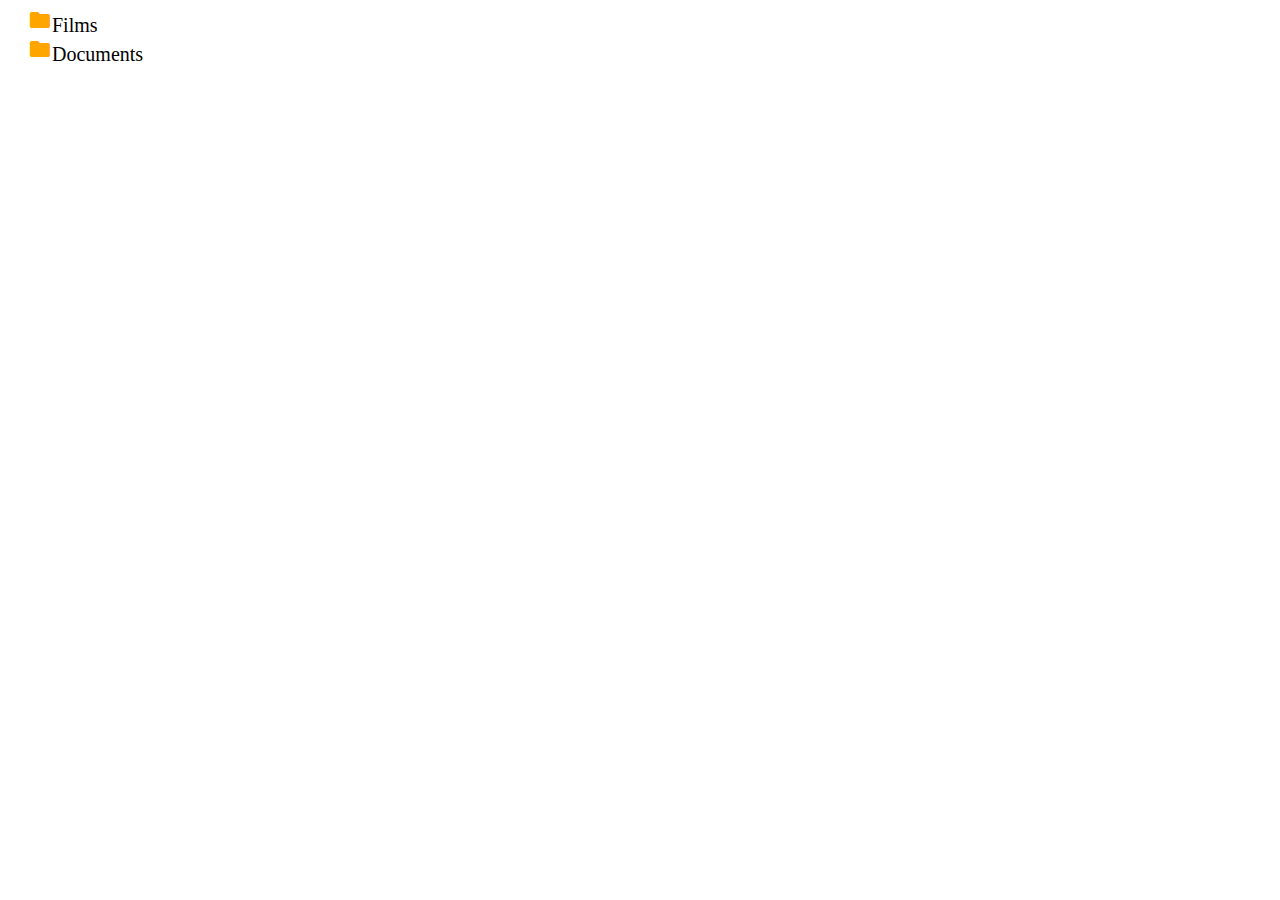
<file: FL12_HW11/homework/index.html>
<!-- DO NOT MODIFY THIS FILE -->
<!DOCTYPE html>
<html lang="en">
<head>
  <meta charset="UTF-8">
  <title>Homework 11 - DOM</title>
  <link rel="stylesheet" href="material-icons/material-icons.css">
  <link rel="stylesheet" href="styles.css">
</head>
<body>
  <div id="root"></div>
  <script src="app.js"></script>
</body>
</html>
</file>
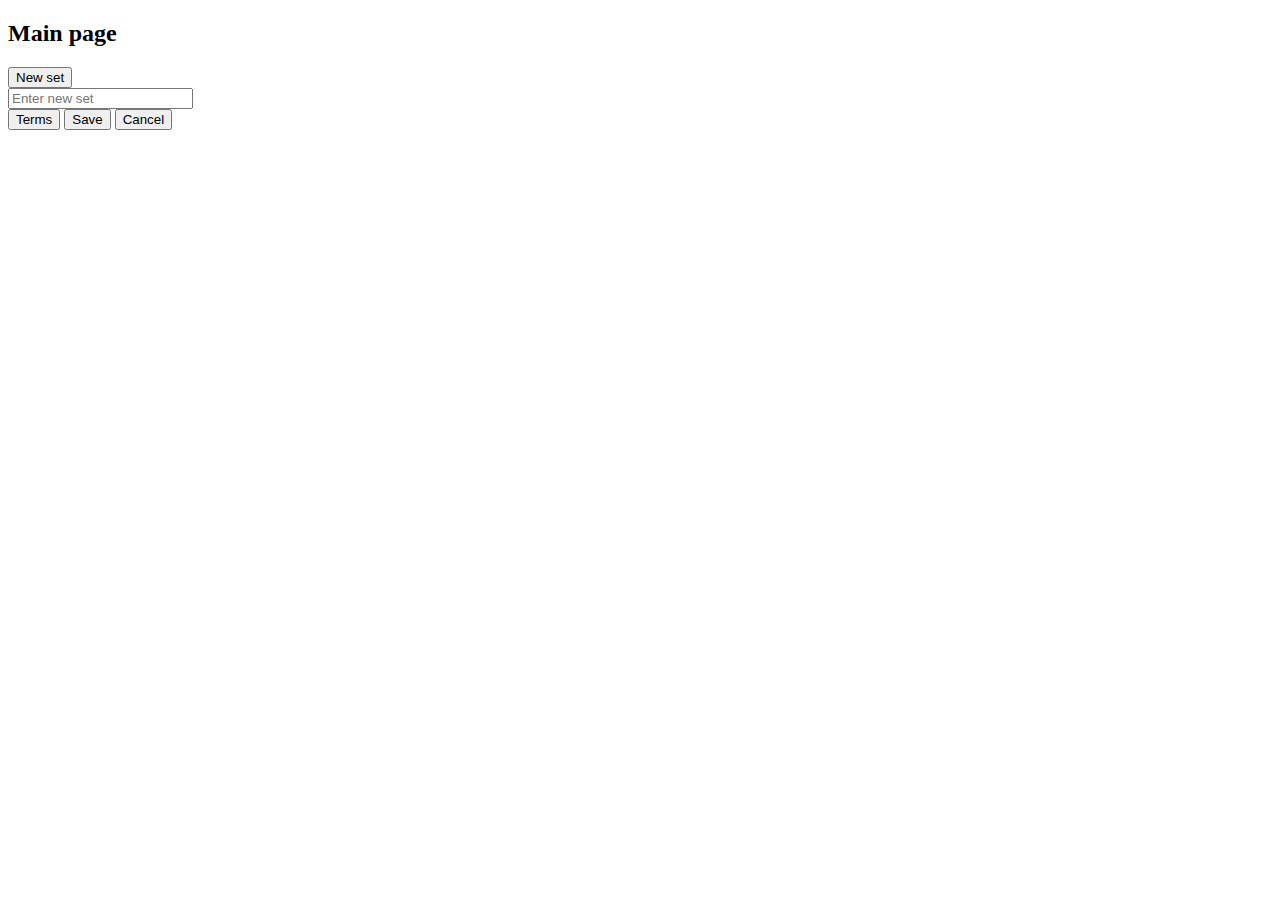
<file: FL12_HW12/homework/index.html>
<!DOCTYPE html>
<html lang="en">
<head>
  <meta charset="UTF-8">
  <title>Homework 12 - Simple TODO List</title>
  <link rel="stylesheet" href="./assets/styles.css">
</head>
<body>
  <div id="root">
    <div class="main">
        <div class="mainFieldset">
            <h2>Main page</h2>
            <button type="button" class="add">New set</button>
        </div>
    </div>

    <div class="addNewSet hidden">
        <input type="text" class="setName" placeholder="Enter new set"><br>
        <button type="button" class="terms">Terms</button>
        <button type="button" class="save">Save</button>
        <button type="button" class="cancel">Cancel</button>
    </div>
  </div>

  <script src="./src/app.js"></script>
</body>
</html>
</file>
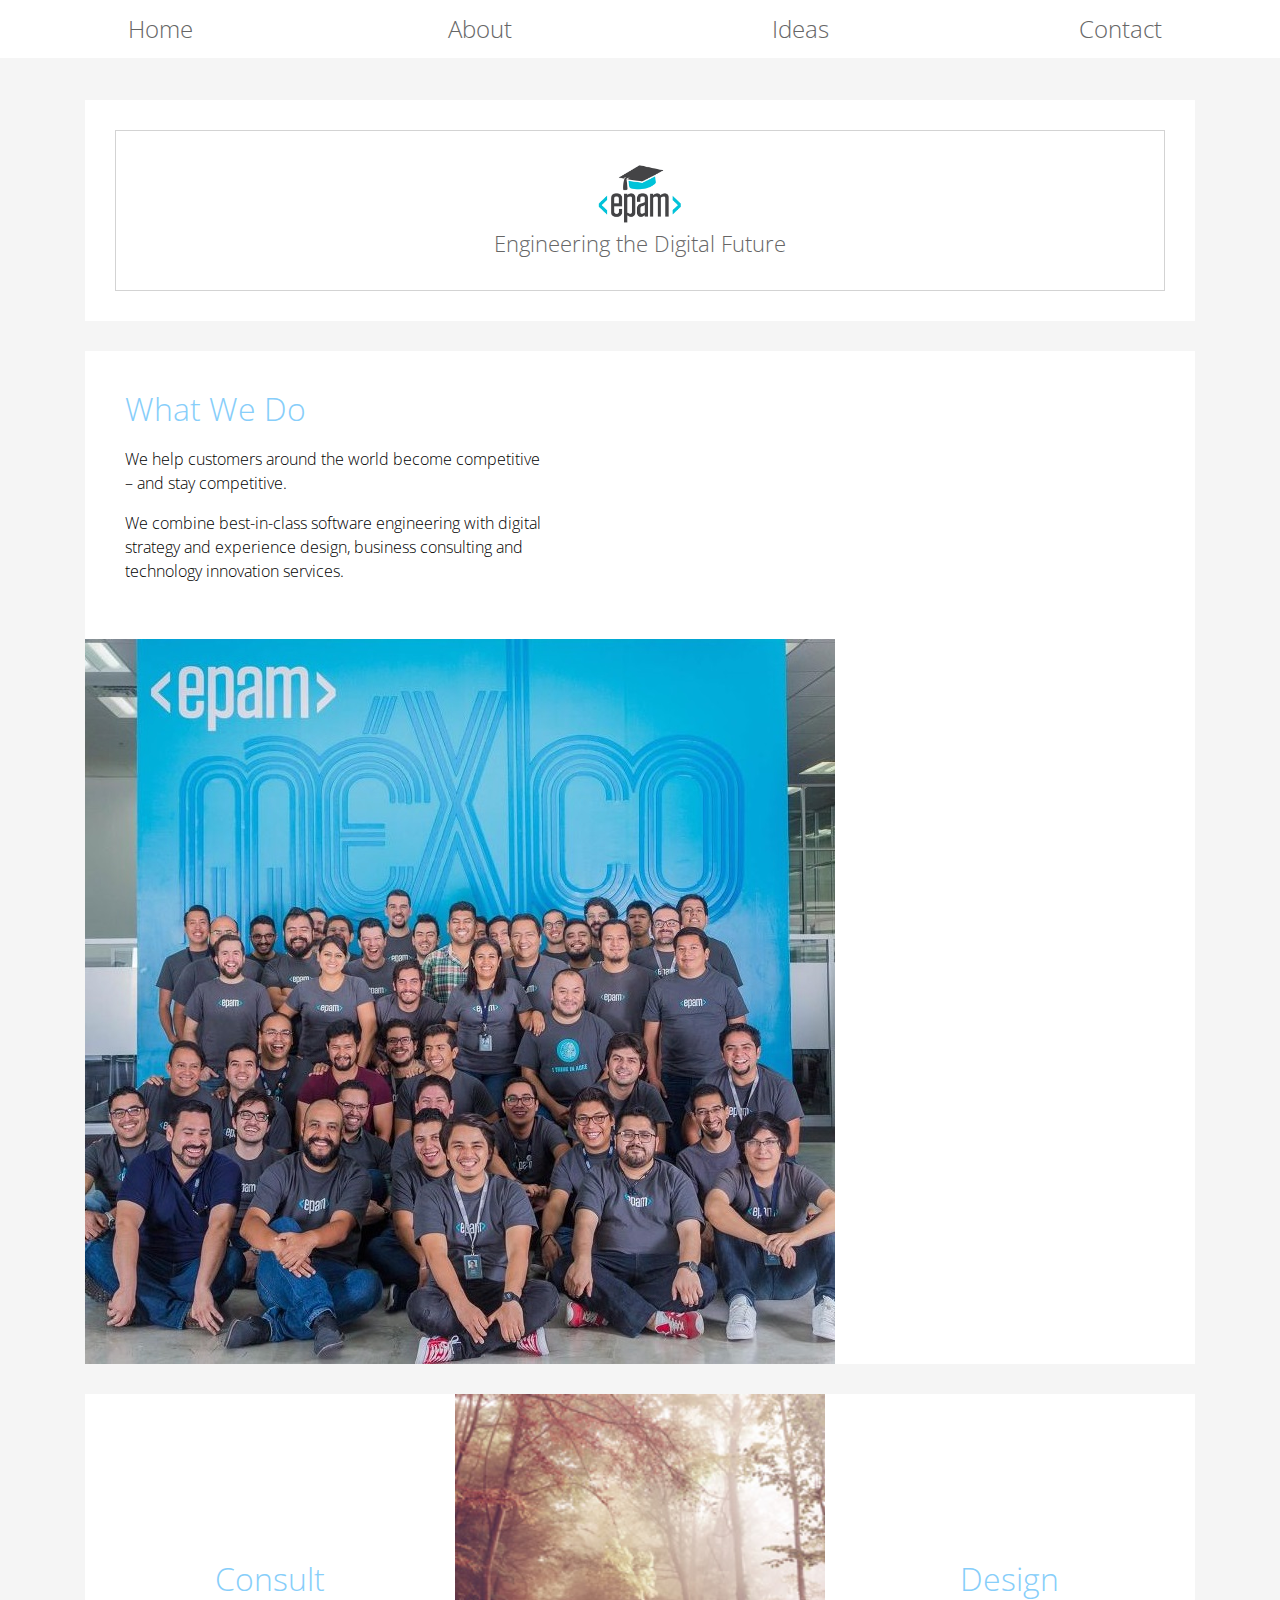
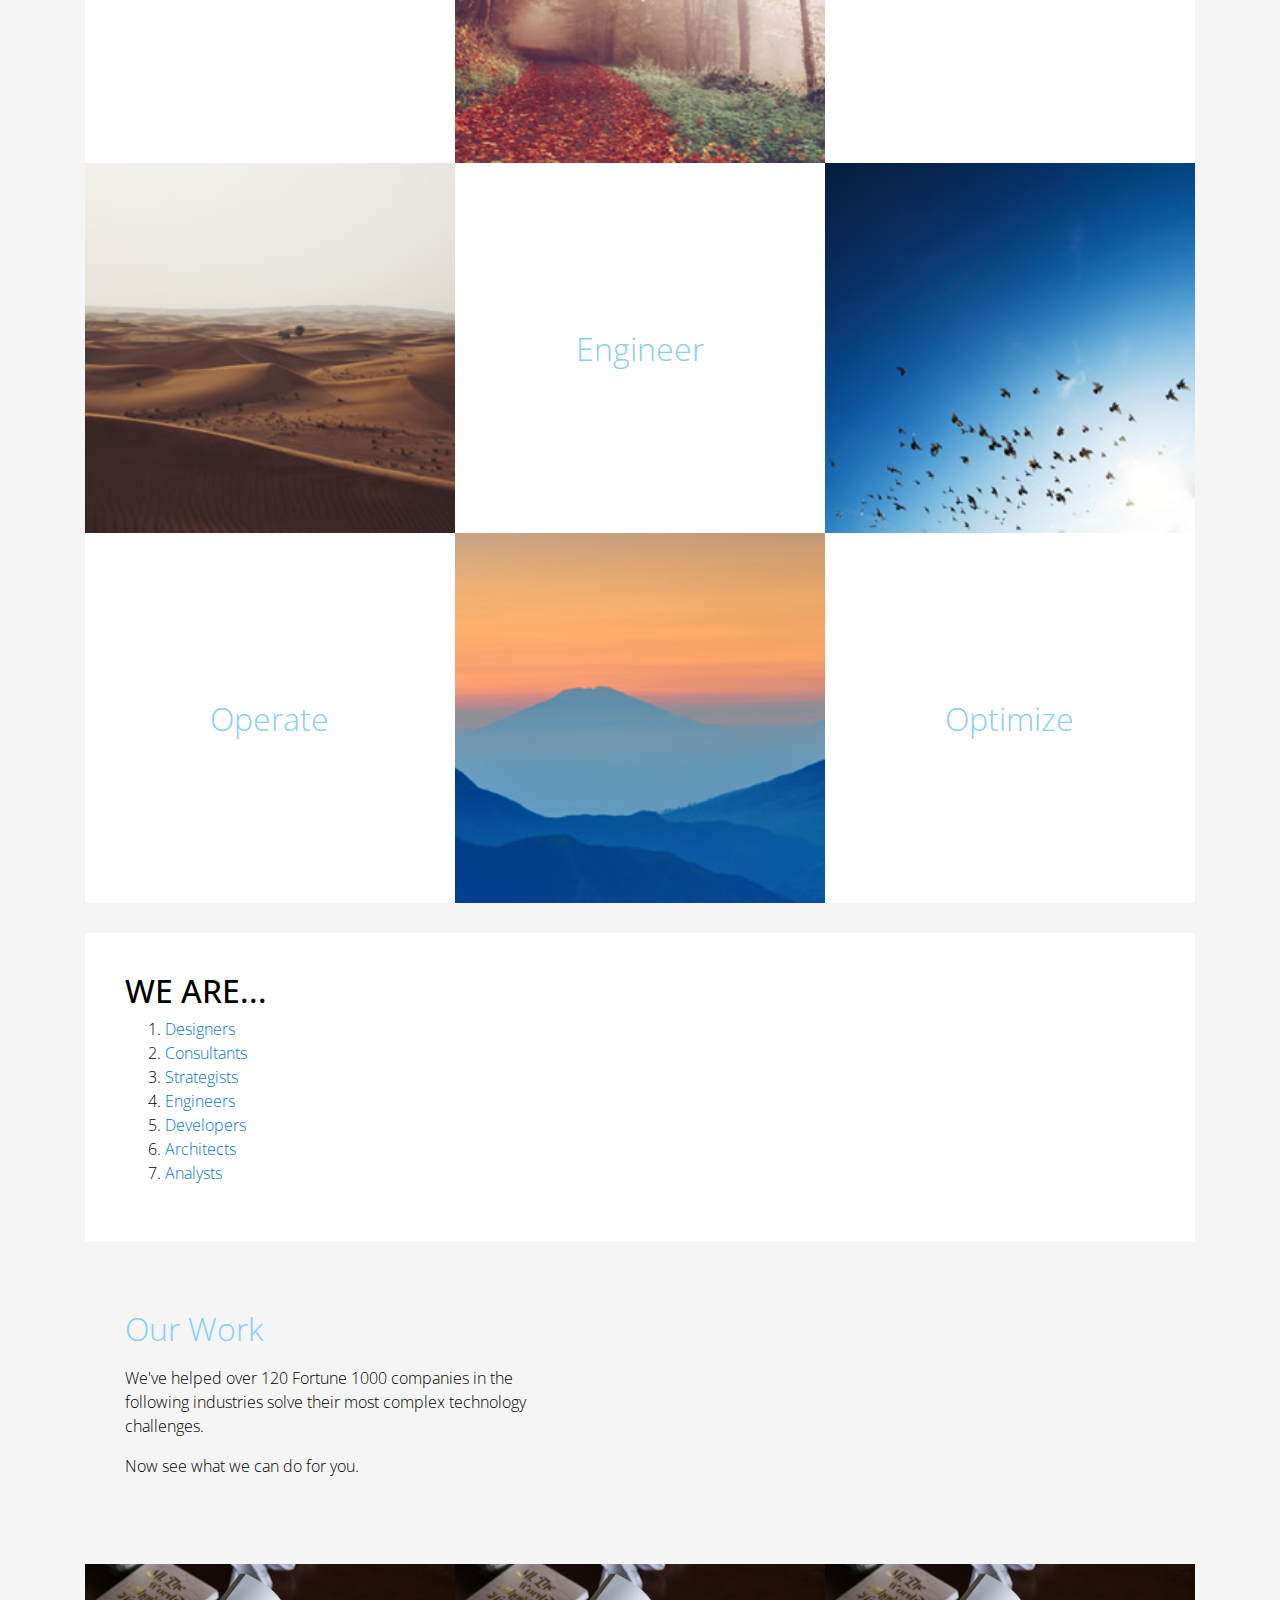
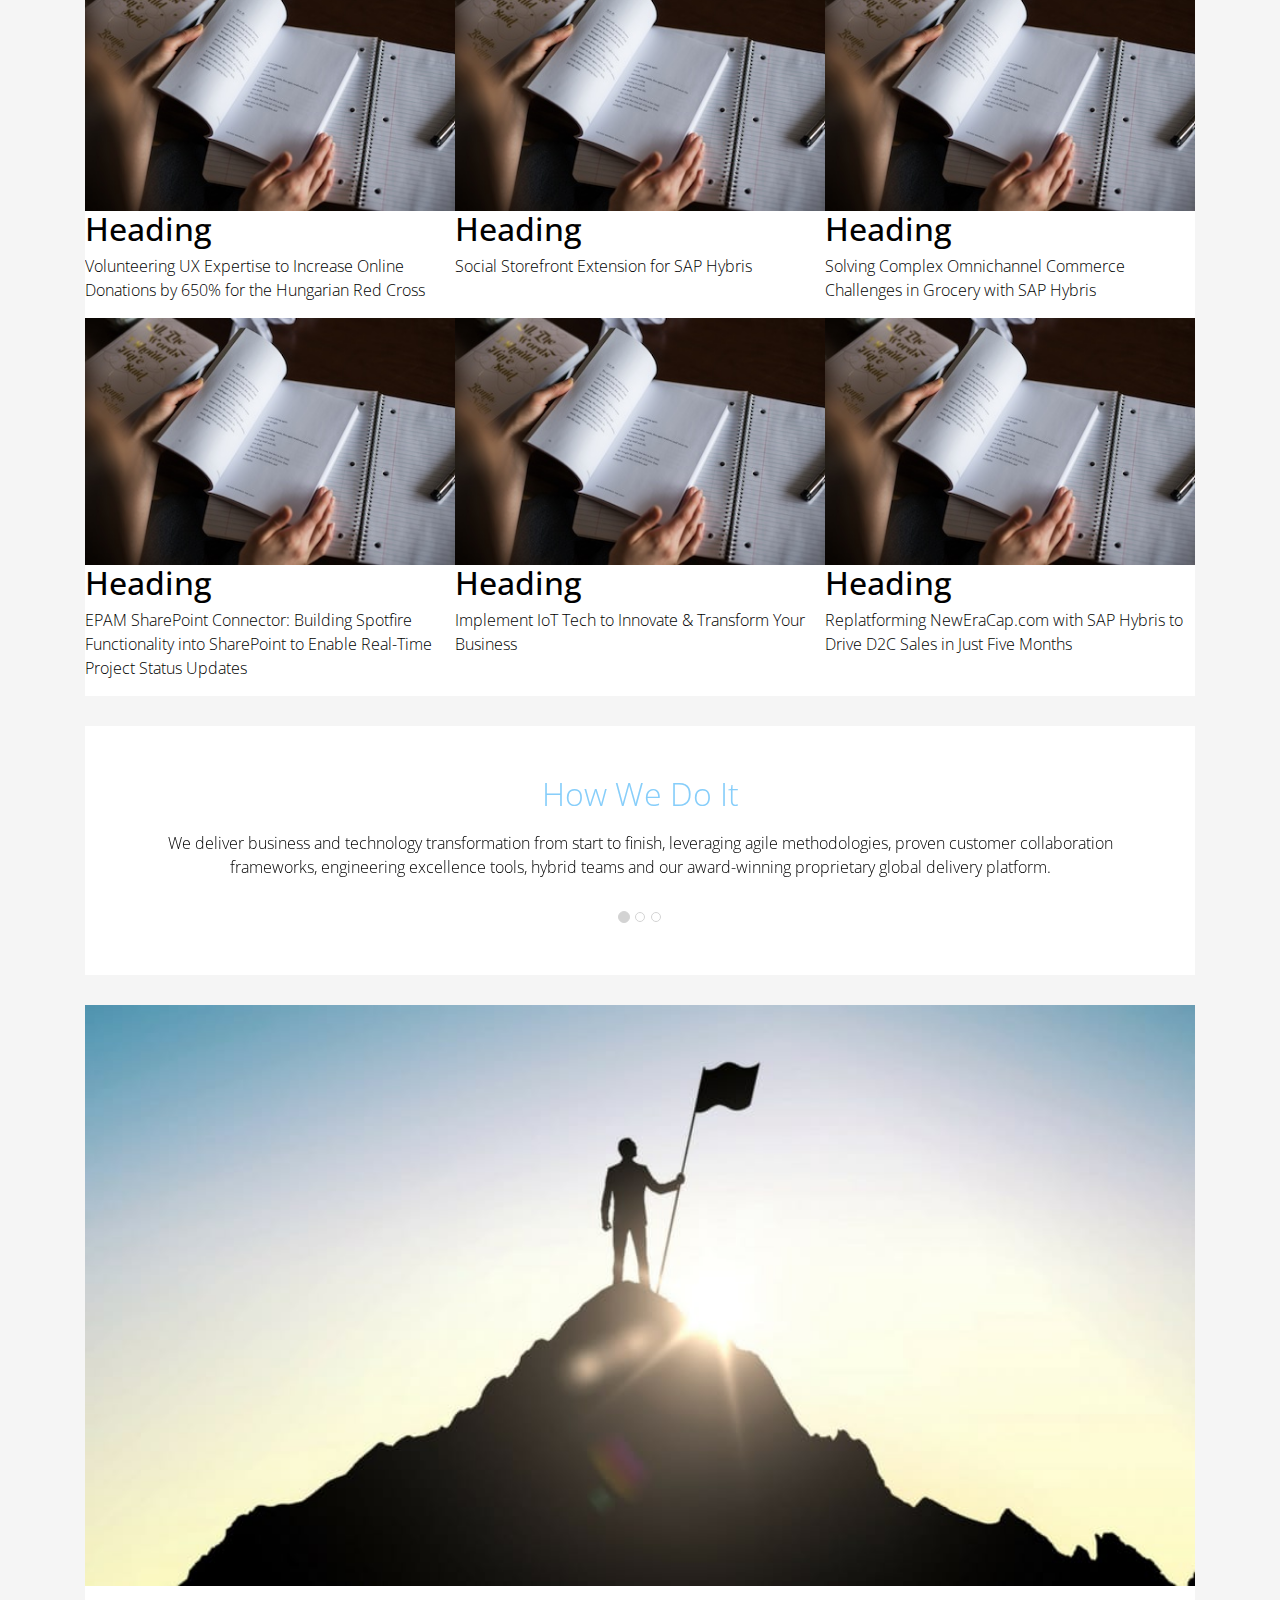
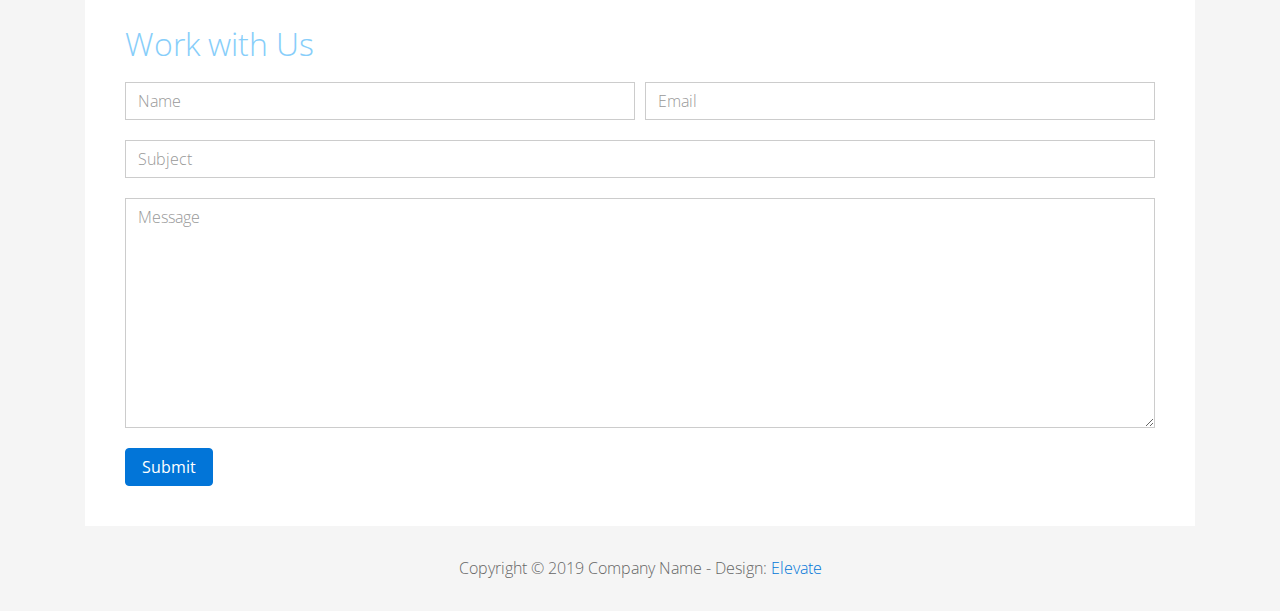
<file: FL12_HW2/homework/index.html>
<!DOCTYPE html>
<html lang="en">
<head>
  <meta charset="utf-8">
  <meta http-equiv="X-UA-Compatible" content="IE=edge">
  <meta name="viewport" content="width=device-width, initial-scale=1">

  <title>CSS Basics HW</title>



  <!-- load stylesheets -->
  <link rel="stylesheet" href="http://fonts.googleapis.com/css?family=Open+Sans:300,400">
  <!-- Google web font "Open Sans" -->
  <link rel="stylesheet" href="css/bootstrap.min.css">
  <!-- Bootstrap style -->
  <link rel="stylesheet" href="css/general.css">
  <link rel="stylesheet" href="css/style.css">
  <!-- Templatemo style -->
</head>

<body>
<div class="container">

  <div class="tm-sidebar">
    <nav class="tm-main-nav">
      <ul>
        <li class="tm-nav-item"><a href="#home" class="tm-nav-item-link">Home</a></li>
        <li class="tm-nav-item"><a href="#about" class="tm-nav-item-link">About</a></li>
        <li class="tm-nav-item"><a href="#ideas" class="tm-nav-item-link">Ideas</a></li>
        <li class="tm-nav-item"><a href="#contact" class="tm-nav-item-link">Contact</a></li>
      </ul>
    </nav>
  </div>

  <div class="tm-main-content">

    <div id="home" class="tm-content-box tm-content-header margin-b-10">
      <div class="tm-banner">
        <div class="tm-banner-inner">
          <img src="img/epam_logo.png" width="100" alt="">
          <p class="tm-banner-text">Engineering the Digital Future</p>
        </div>
      </div>
    </div>

    <section>
      <div class="tm-content-box flex-2-col">

        <div class="padding-medium flex-item tm-team-description-container flex-item">
          <h2 class="tm-section-title">What We Do</h2>
          <p class="tm-section-description">We help customers around the world become competitive – and stay competitive.</p>
          <p class="tm-section-description"> We combine best-in-class software engineering with digital strategy and experience design, business consulting and technology innovation services.</p>
        </div>
        <div class="flex-item tm-team-img">
          <img src="img/epam-mexico.jpg" alt="epam-mexico">
        </div>

      </div>

      <div id="about" class="tm-content-box">

        <ul class="boxes gallery-container">
          <li class="box box-bg">
            <h2 class="tm-section-title tm-section-title-box tm-box-bg-title">Consult</h2>
          </li>
          <li class="box">
            <a href="img/idea-large-01.jpg">
              <img src="img/idea-01.jpg" alt="Image" class="img-fluid thumbnail box-img">
            </a>
          </li>
          <li class="box box-bg">
            <h2 class="tm-section-title tm-section-title-box tm-box-bg-title">Design</h2>
          </li>
          <li class="box">
            <a href="img/idea-large-02.jpg">
              <img src="img/idea-02.jpg" alt="Image" class="img-fluid thumbnail box-img">
            </a>
          </li>
          <li class="box box-bg">
            <h2 class="tm-section-title tm-section-title-box tm-box-bg-title">Engineer</h2>
          </li>
          <li class="box">
            <a href="img/idea-large-03.jpg">
              <img src="img/idea-03.jpg" alt="Image" class="img-fluid thumbnail box-img">
            </a>
          </li>
          <li class="box box-bg">
            <h2 class="tm-section-title tm-section-title-box tm-box-bg-title">Operate</h2>
          </li>
          <li class="box">
            <a href="img/idea-large-04.jpg">
              <img src="img/idea-04.jpg" alt="Image" class="img-fluid thumbnail box-img">
            </a>
          </li>
          <li class="box box-bg">
            <h2 class="tm-section-title tm-section-title-box tm-box-bg-title">Optimize</h2>
          </li>
        </ul>

      </div>

    </section>

    <!-- slider -->
    <section class="heading tm-content-box">
      <div class="padding-medium">
        <h2> WE ARE...</h2>
        <ol>
          <li><a href="index.html" class="text">Designers</a></li>
          <li><a href="index.html">Consultants</a></li>
          <li><a href="#" class="text">Strategists</a></li>
          <li><a href="#">Engineers</a></li>
          <li><a href="#">Developers</a></li>
          <li><a href="#">Architects</a></li>
          <li><a href="#">Analysts</a></li>
        </ol>
      </div>
    </section>

    <section class="blocks">
      <div class="padding-medium flex-item tm-team-description-container">
        <h2 class="tm-section-title">Our Work</h2>
        <p class="tm-section-description">We've helped over 120 Fortune 1000 companies in the following industries solve their most complex technology challenges. </p>
        <p class="tm-section-description"> Now see what we can do for you.</p>
      </div>
      <div class="tm-content-box flex-2-col">
      </div>
      <div  class="tm-content-box">
        <ul class="boxes gallery-container">
          <li class="box box-work">
            <img src="img/study.jpeg" alt="Image" class="img-fluid">
            <div>
              <h2>Heading</h2>
              <p>Volunteering UX Expertise to Increase Online Donations by 650% for the Hungarian Red Cross</p>
            </div>
          </li>
          <li class="box box-work">
            <img src="img/study.jpeg" alt="Image" class="img-fluid">
            <div>
              <h2>Heading</h2>
              <p>Social Storefront Extension for SAP Hybris</p>
            </div>
          </li>
          <li class="box box-work">
            <img src="img/study.jpeg" alt="Image" class="img-fluid">
            <div>
              <h2>Heading</h2>
              <p>Solving Complex Omnichannel Commerce Challenges in Grocery with SAP Hybris</p>
            </div>
          </li>
          <li class="box box-work">
            <img src="img/study.jpeg" alt="Image" class="img-fluid">
            <div>
              <h2>Heading</h2>
              <p>EPAM SharePoint Connector: Building Spotfire Functionality into SharePoint to Enable Real-Time Project Status Updates</p>
            </div>
          </li>
          <li class="box box-work">
            <img src="img/study.jpeg" alt="Image" class="img-fluid">
            <div>
              <h2>Heading</h2>
              <p>Implement IoT Tech to Innovate &amp; Transform Your Business</p>
            </div>
          </li>
          <li class="box box-work">
            <img src="img/study.jpeg" alt="Image" class="img-fluid">
            <div>
              <h2>Heading</h2>
              <p>Replatforming NewEraCap.com with SAP Hybris to Drive D2C Sales in Just Five Months</p>
            </div>
          </li>
        </ul>

      </div>
    </section>

    <section id="ideas">
      <div id="tmCarousel" class="carousel slide tm-content-box" data-ride="carousel">

        <ol class="carousel-indicators">
          <li data-target="#tmCarousel" data-slide-to="0" class="active"></li>
          <li data-target="#tmCarousel" data-slide-to="1" class=""></li>
          <li data-target="#tmCarousel" data-slide-to="2" class=""></li>
        </ol>

        <div class="carousel-inner" role="listbox">

          <div class="carousel-item active">
            <div class="carousel-content">
              <div class="flex-item">
                <h2 class="tm-section-title">How We Do It</h2>
                <p class="tm-section-description carousel-description">We deliver business and technology transformation from start to finish, leveraging agile methodologies, proven customer collaboration frameworks, engineering excellence tools, hybrid teams and our award-winning proprietary global delivery platform.</p>
              </div>
            </div>
          </div>

          <div class="carousel-item">
            <div class="carousel-content">
              <div class="flex-item">
                <h2 class="tm-section-title">Our Clients</h2>
                <p class="tm-section-description carousel-description">Lorem ipsum dolor sit amet,
                  consectetur adipiscing elit. Quisque vel nisi pharetra nibh varius pharetra ac
                  sagittis nisi. Etiam pharetra vestibulum hendrerit. Pellentesque interdum metus
                  sed massa rutrum.</p>
              </div>
            </div>
          </div>

          <div class="carousel-item">
            <div class="carousel-content">
              <div class="flex-item">
                <h2 class="tm-section-title">Our Projects</h2>
                <p class="tm-section-description carousel-description">Donec ex libero, fringilla
                  vitae purus sit amet, rhoncus pharetra lorem. Pellentesque id sem id lacus
                  ultricies vehicula. Aliquam rutrum mi non. Pellentesque interdum metus sed massa
                  rutrum.</p>
              </div>
            </div>
          </div>

        </div>

      </div>
    </section>

    <section class="tm-content-box">
      <img src="img/contact-us.jpg" alt="Contact image" class="img-fluid img-contact-us">

      <div id="contact" class="padding-medium">
        <h2 class="tm-section-title">Work with Us</h2>
        <form action="#contact" method="get" class="contact-form">

          <div class="form-group col-xs-12 col-sm-12 col-md-6 col-lg-6 form-group-2-col-left">
            <input type="text" id="contact_name" name="contact_name" class="form-control"
                   placeholder="Name" required/>
          </div>
          <div class="form-group col-xs-12 col-sm-12 col-md-6 col-lg-6 form-group-2-col-right mandatory-field">
            <input type="email" id="contact_email" name="contact_email" class="form-control"
                   placeholder="Email" required/>
          </div>
          <div class="form-group">
            <input type="text" id="contact_subject" name="contact_subject" class="form-control"
                   placeholder="Subject" required/>
          </div>
          <div class="form-group">
            <textarea id="contact_message" name="contact_message" class="form-control" rows="9"
                      placeholder="Message" required></textarea>
          </div>

          <button type="submit" class="btn btn-primary submit-btn">Submit</button>

        </form>
      </div>
    </section>

    <footer class="tm-footer">
      <p class="text-xs-center">Copyright &copy; 2019 Company Name

        - Design: <a rel="nofollow" href="http://www.templatemo.com/tm-481-elevate"
                     target="_parent">Elevate</a></p>
    </footer>

  </div>

</div>

</body>
</html>
</file>
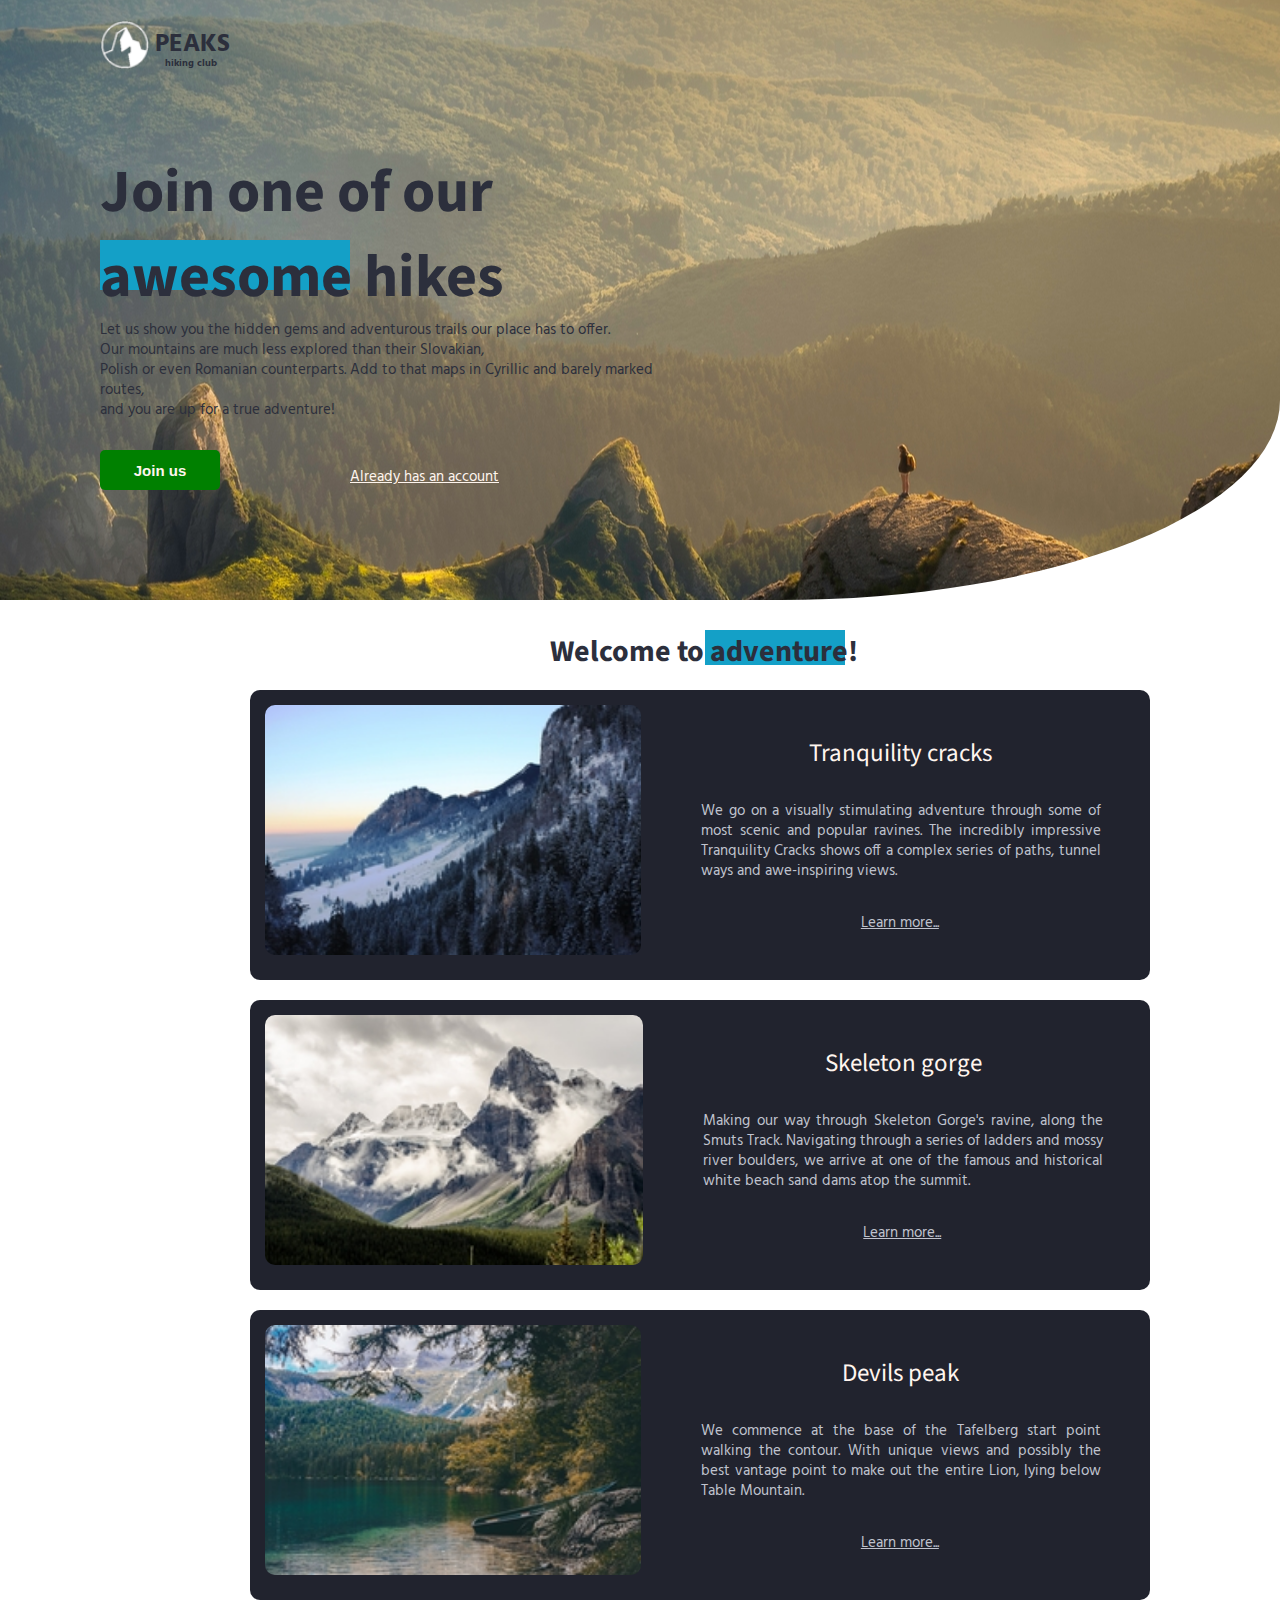
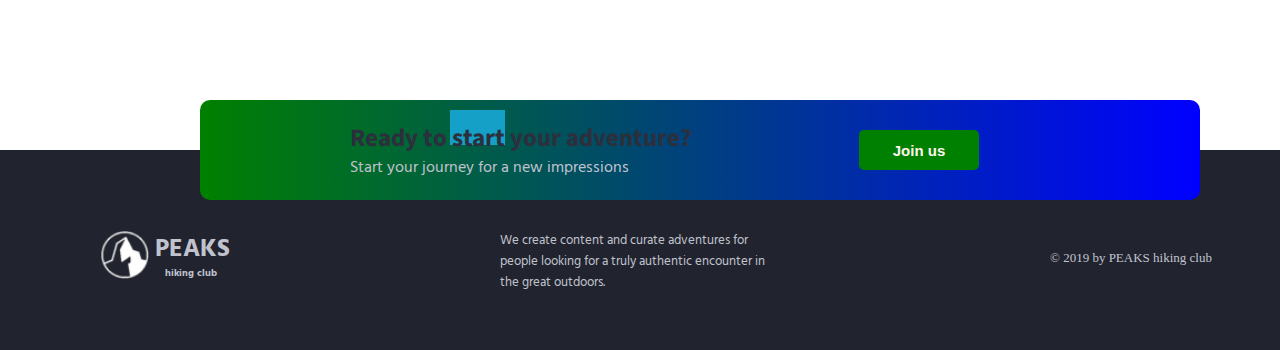
<file: FL12_HW3/homework/index.html>
<!DOCTYPE html>
<html lang="en">

<head>
    <meta charset="UTF-8">
    <meta name="viewport" content="width=device-width, initial-scale=1.0">
    <meta http-equiv="X-UA-Compatible" content="ie=edge">
    <link href="https://fonts.googleapis.com/css?family=Hind:400,600%7CSource+Sans+Pro:400,600,700%7CFresca"
          rel="stylesheet"/>

    <!-- Styles should be switched here: -->

    <link rel="stylesheet" type="text/css" href="css/style1.css">
    <!-- <link rel="stylesheet" type="text/css" href="css/style2.css">-->

    <title>PEAKS hiking club</title>
</head>

<body>
<header class="header">
    <div class="header-wrap">
        <div class="landing-logo">
            <img src="img/m-logo.png" alt="logo"/>
            <p>PEAKS<span>hiking club</span></p>
        </div>
        <p class="header_heading">
            Join one of our awesome hikes
        </p>
        <p class="header_text">
            Let us show you the hidden gems and adventurous trails our place has to offer.
            Our mountains are much less explored than their Slovakian,
            Polish or even Romanian counterparts. Add to that maps in Cyrillic and barely marked routes,
            and you are up for a true adventure!
        </p>
        <div>
            <button class="header_button">Join us</button>
            <a href="#" class="login">Already has an account</a>
        </div>
    </div>
</header>
<main class="section">
    <p class="section_text">
        Welcome to adventure!
    </p>
    <div class="section_card_wrap">
        <div class="section_card">
            <img class="section_card_img"
                 src="img/m-1.jpg"
                 alt="experts"/>
            <div class="section_card_right_container">
                <p class="section_card_heading">
                    Tranquility cracks
                </p>
                <p class="section_card_text">
                    We go on a visually stimulating adventure through some of most scenic and popular ravines.
                    The incredibly impressive Tranquility Cracks shows off a complex series of paths, tunnel ways and
                    awe-inspiring views.
                </p>
                <a href="#" class="section_link">Learn more...</a>
            </div>
        </div>
        <div class="section_card">
            <img class="section_card_img"
                 src="img/m-2.jpg"
                 alt="content formats"/>
            <div class="section_card_right_container">
                <p class="section_card_heading">
                    Skeleton gorge
                </p>
                <p class="section_card_text">
                    Making our way through Skeleton Gorge's ravine, along the Smuts Track.
                    Navigating through a series of ladders and mossy river boulders, we arrive at one of the famous and
                    historical white beach sand dams atop the summit.
                </p>
                <a href="#" class="section_link">Learn more...</a>
            </div>
        </div>
        <div class="section_card">
            <img class="section_card_img"
                 src="img/m-3.jpg"
                 alt="certificate"/>
            <div class="section_card_right_container">
                <p class="section_card_heading">
                    Devils peak
                </p>
                <p class="section_card_text">
                    We commence at the base of the Tafelberg start point walking the contour.
                    With unique views and possibly the best vantage point to make out the entire Lion, lying below Table
                    Mountain.
                </p>
                <a href="#" class="section_link">Learn more...</a>
            </div>
        </div>
    </div>
    <div class="section_banner">
        <div class="section_banner_text_wrap">
            <p class="section_banner_heading">
                Ready to start your adventure?
            </p>
            <p class="section_banner_text">
                Start your journey for a new impressions
            </p>
        </div>
        <button class="section_banner_button">Join us</button>
    </div>
</main>
<footer class="footer">
    <div class="footer-wrap">
        <div class="footer_logo landing-logo">
            <img src="img/m-logo.png" alt="logo"/>
            <p>PEAKS<span>hiking club</span></p>
        </div>
        <p class="footer_text">
            We create content and curate adventures for people looking for a truly authentic encounter in the great
            outdoors.
        </p>
        <span class="footer-cr">
          &copy; 2019 by PEAKS hiking club
        </span>
    </div>
</footer>
</body>

</html>
</file>
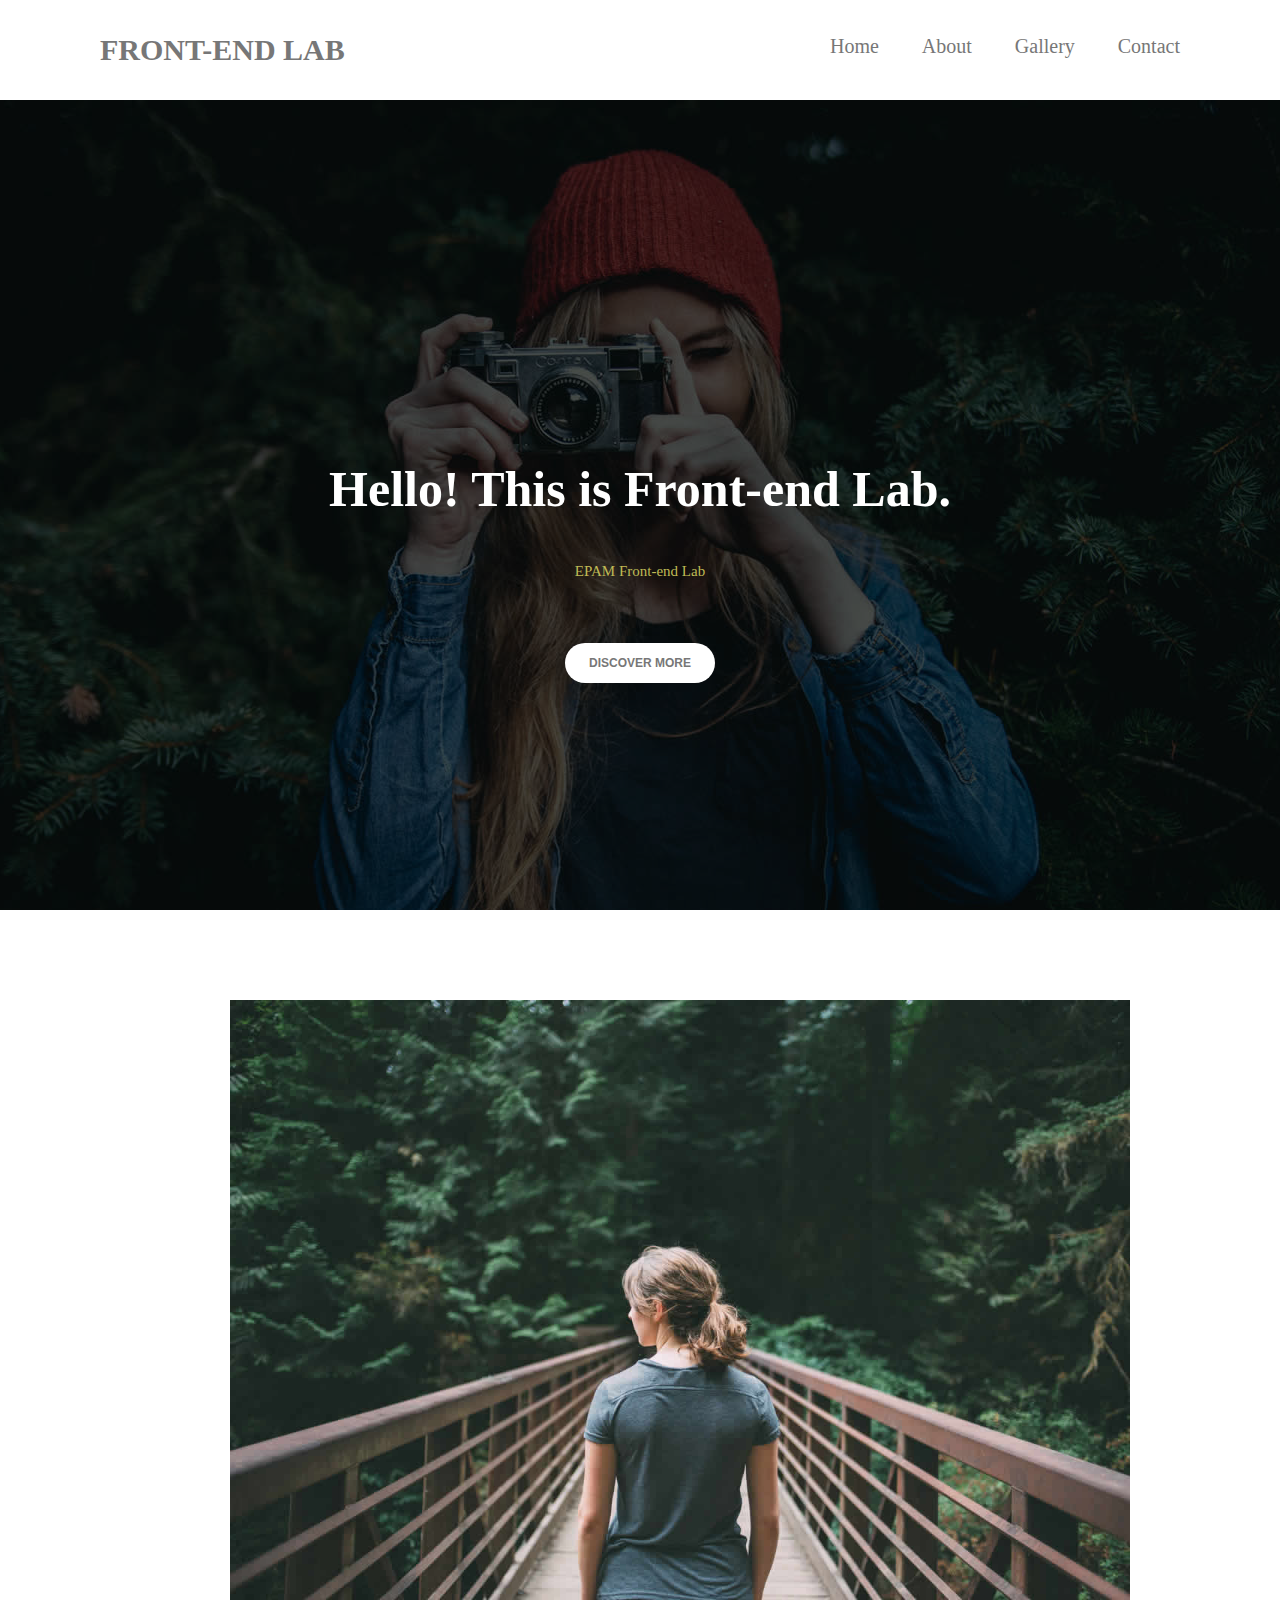
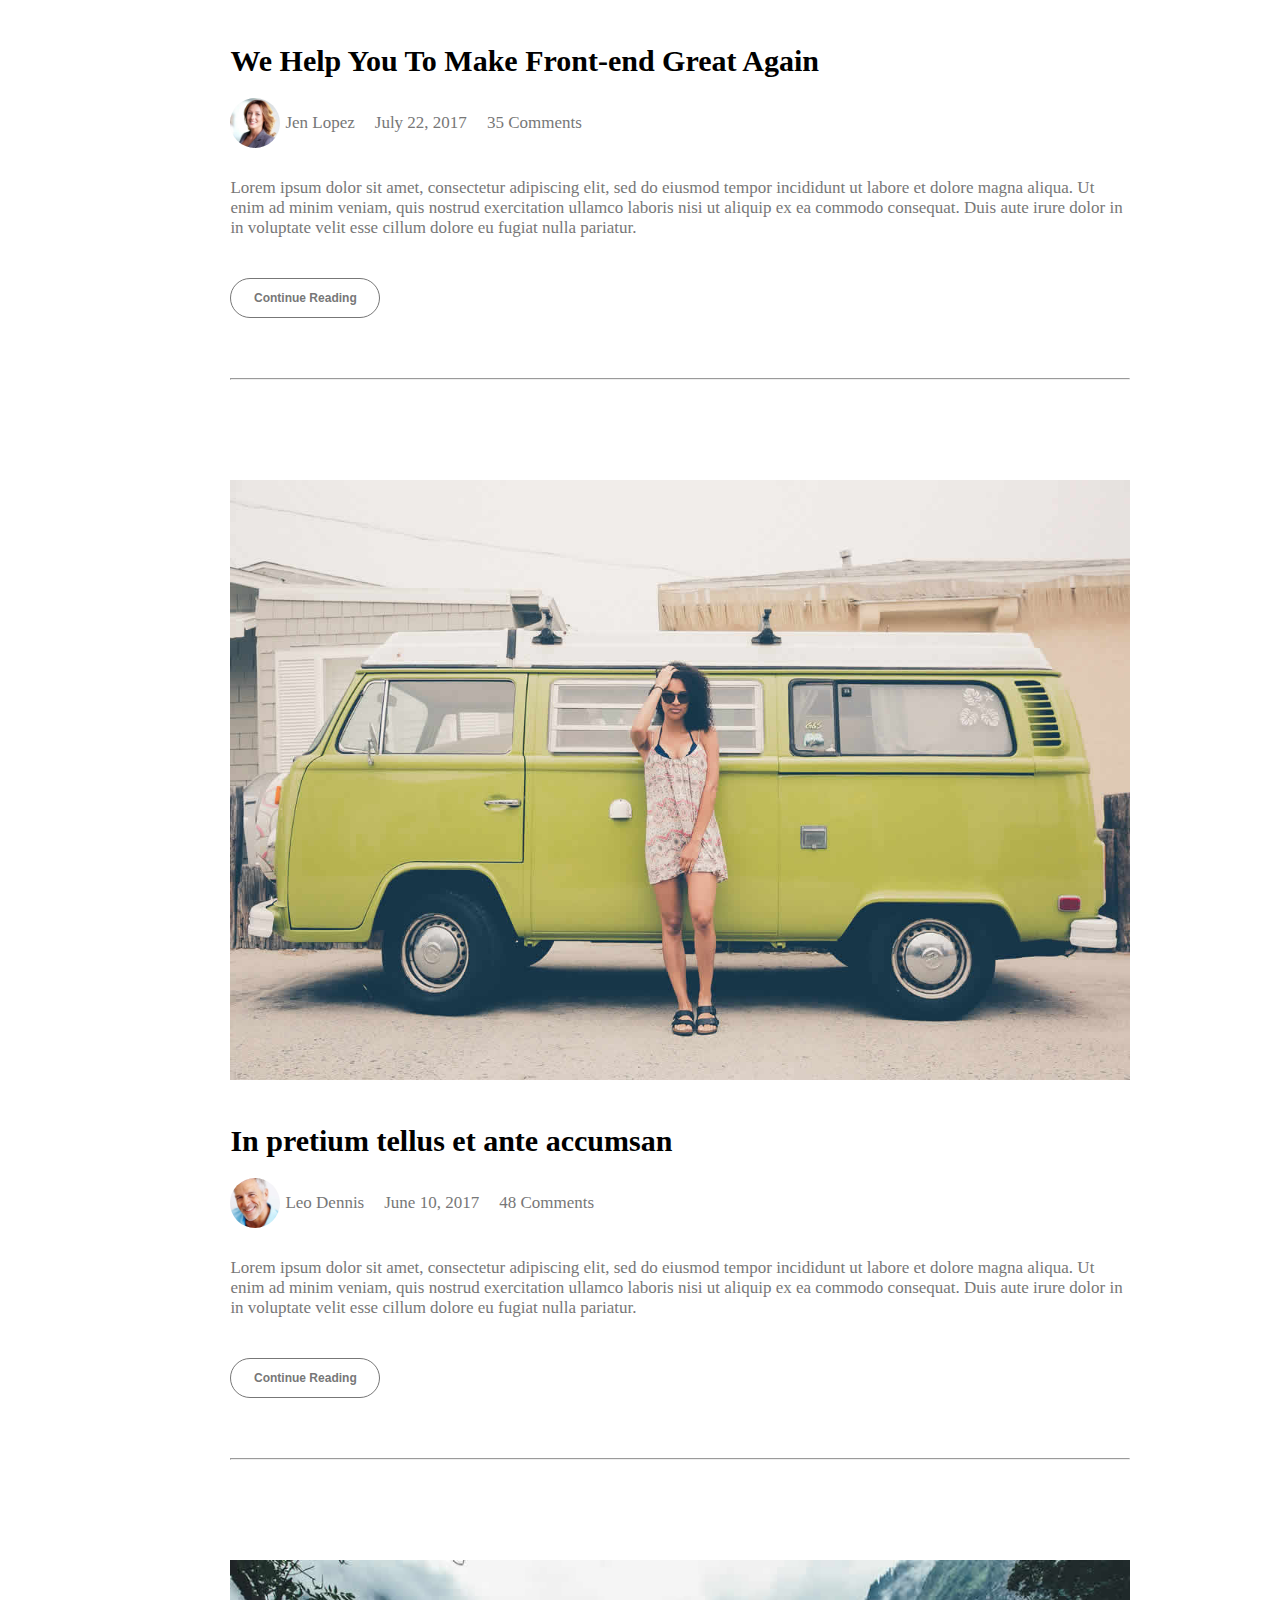
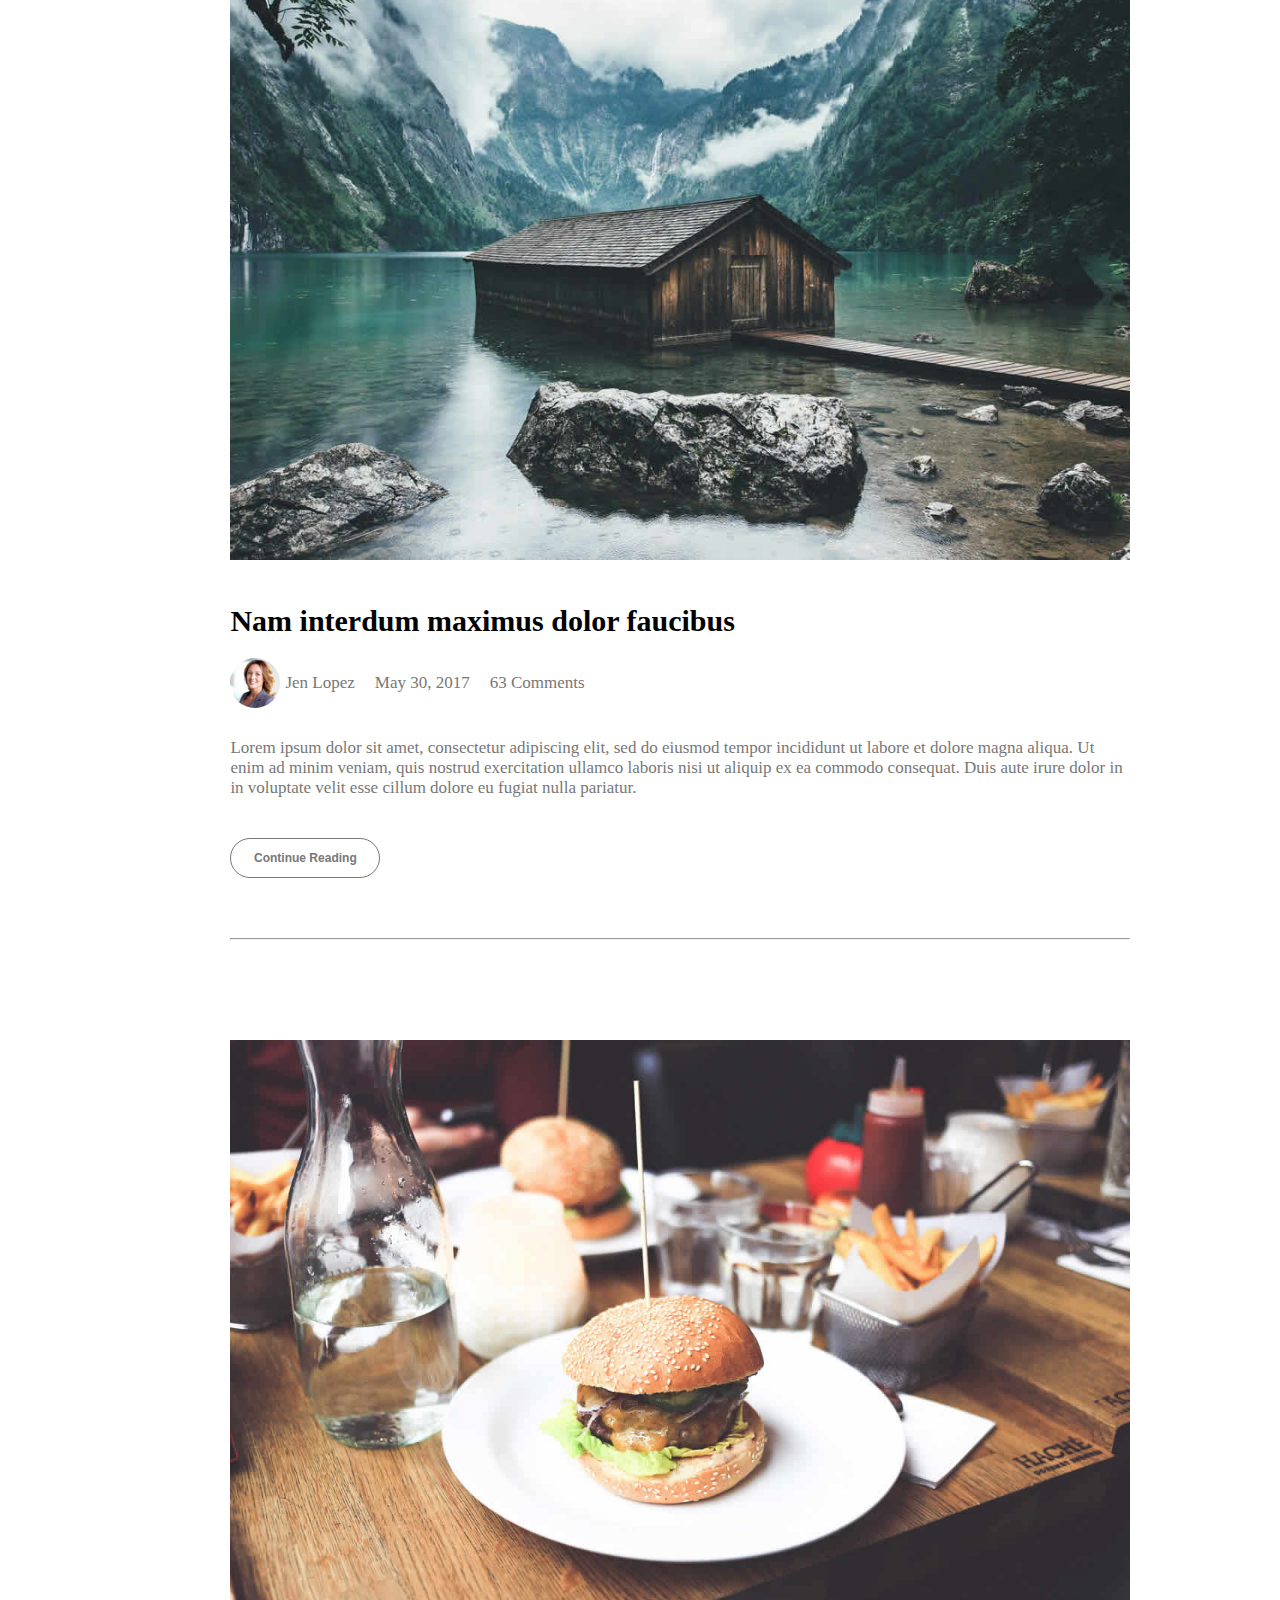
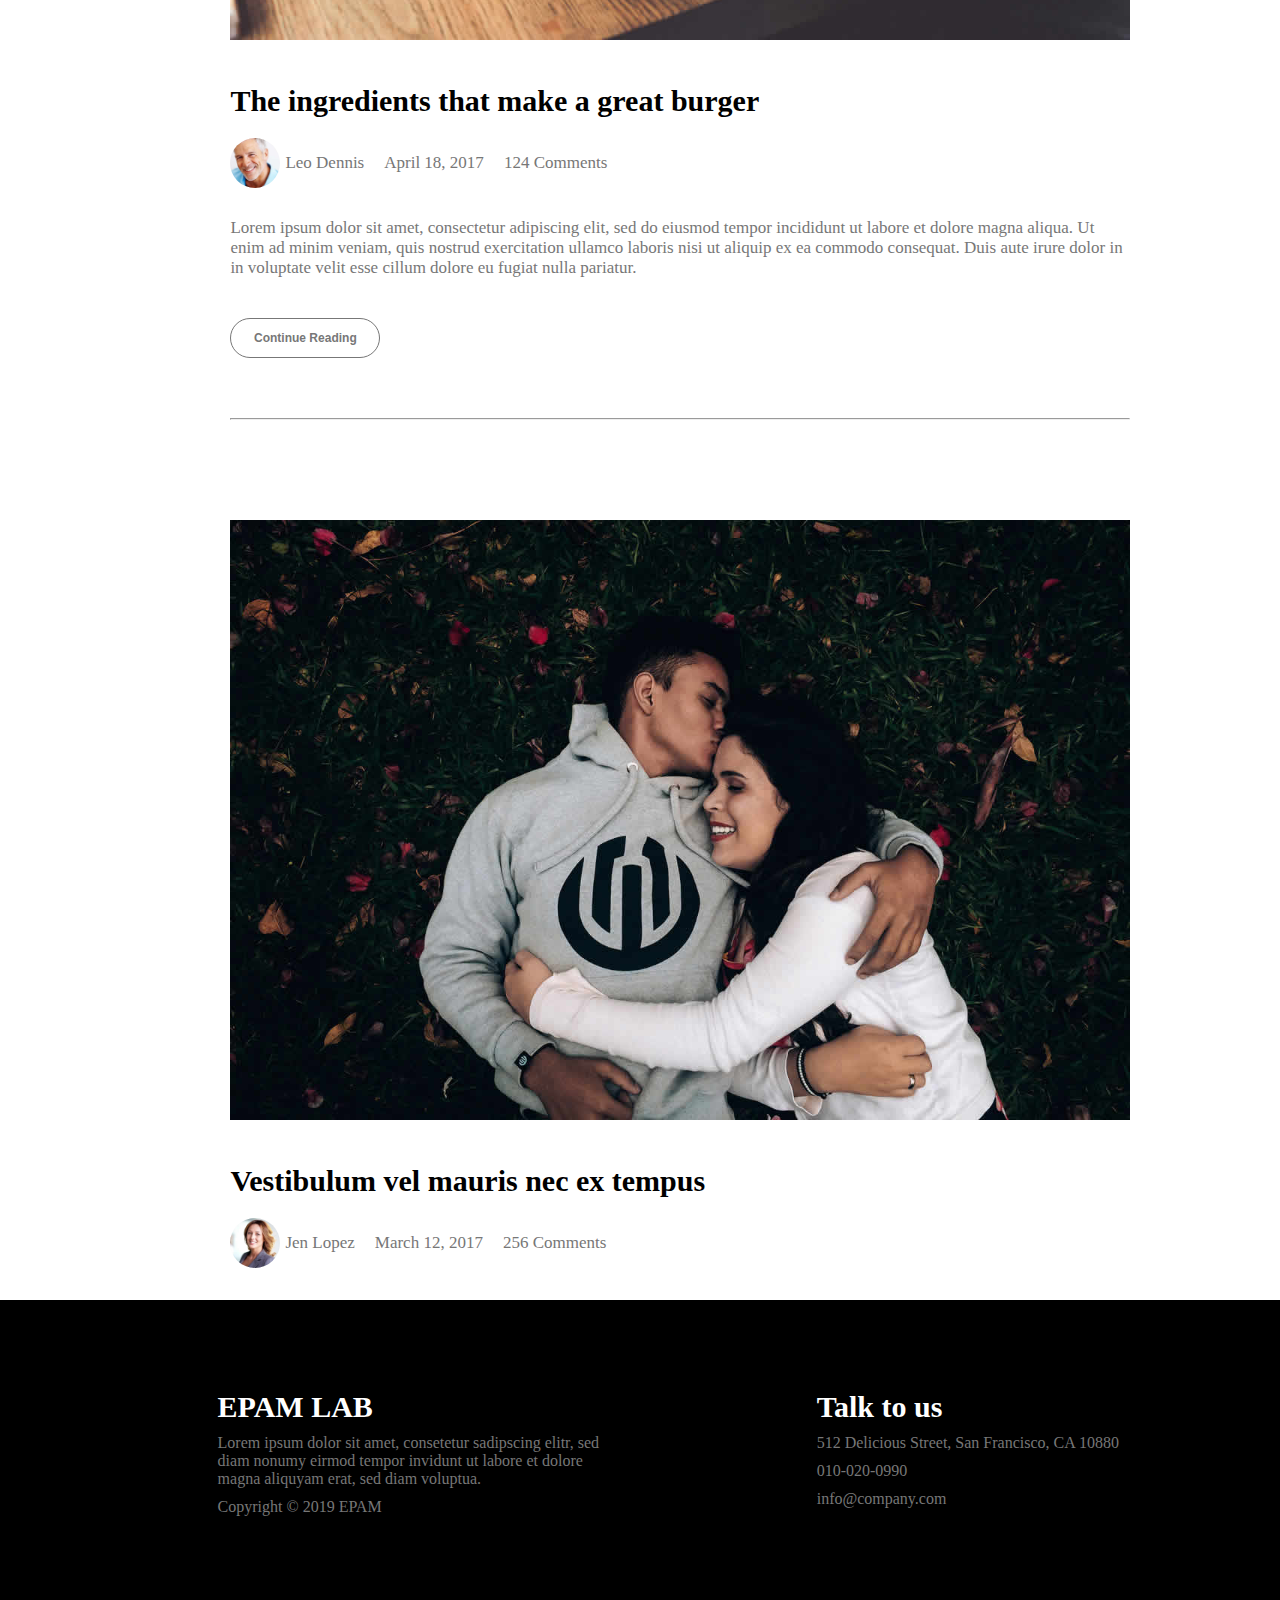
<file: FL12_HW4/homework/index.html>
<!DOCTYPE html>
<html lang="zxx">
<head>
    <meta charset="UTF-8">
    <meta name="viewport" content="width=device-width, initial-scale=1.0">
    <meta http-equiv="X-UA-Compatible" content="ie=edge">
    <link rel="stylesheet" type="text/css" href="css/style.css"/>
    <title>Document</title>
</head>
<body>
    <header>
        <div class="top_fixed_bar">
            <div class="logo">
                <p>Front-end Lab</p>
            </div>
            <nav class="head_nav">
                <a class="menu" href="#">Home</a>
                <a class="menu" href="#">About</a>
                <a class="menu" href="#">Gallery</a>
                <a class="menu" href="#">Contact</a>
            </nav>
        </div>
        <div class="head_baner">
            <h1>Hello! This is Front-end Lab.</h1>
            <p>EPAM Front-end Lab</p>
            <button>Discover More</button>
        </div>
    </header>
    <main>
        <article class="article_box">
            <img class="content_img" src="img/blog-image1.jpg" alt="">
            <h2>We Help You To Make Front-end Great Again</h2>
            <div class="author_container">
                <img src="img/author-image1.jpg" alt="">
                <p>Jen Lopez</p>
                <p>July 22, 2017</p>
                <p>35 Comments</p>
            </div>    
            <p>Lorem ipsum dolor sit amet, consectetur adipiscing elit, sed do eiusmod tempor incididunt ut labore et dolore magna aliqua. Ut<br>
                enim ad minim veniam, quis nostrud exercitation ullamco laboris nisi ut aliquip ex ea commodo consequat. Duis aute irure dolor in<br>
                 in voluptate velit esse cillum dolore eu fugiat nulla pariatur.
            </p>
            <button class="content_btn">Continue Reading</button>
        </article>
        <hr>
        <article class="article_box">
            <img class="content_img" src="img/blog-image2.jpg" alt="">
            <h2>In pretium tellus et ante accumsan</h2>
            <div class="author_container">
                <img src="img/author-image2.jpg" alt="">
                <p>Leo Dennis</p>
                <p>June 10, 2017</p>
                <p>48 Comments</p>
            </div>    
            <p>Lorem ipsum dolor sit amet, consectetur adipiscing elit, sed do eiusmod tempor incididunt ut labore et dolore magna aliqua. Ut<br>
                enim ad minim veniam, quis nostrud exercitation ullamco laboris nisi ut aliquip ex ea commodo consequat. Duis aute irure dolor in<br>
                in voluptate velit esse cillum dolore eu fugiat nulla pariatur.
            </p>
            <button class="content_btn">Continue Reading</button>            
        </article>
        <hr>
        <article class="article_box">
            <img class="content_img" src="img/blog-image3.jpg" alt="">
            <h2>Nam interdum maximus dolor faucibus</h2>
            <div class="author_container">
                <img src="img/author-image1.jpg" alt="">
                <p>Jen Lopez</p>
                <p>May 30, 2017</p>
                <p>63 Comments</p>
            </div>    
            <p>Lorem ipsum dolor sit amet, consectetur adipiscing elit, sed do eiusmod tempor incididunt ut labore et dolore magna aliqua. Ut<br>
                enim ad minim veniam, quis nostrud exercitation ullamco laboris nisi ut aliquip ex ea commodo consequat. Duis aute irure dolor in<br>
                in voluptate velit esse cillum dolore eu fugiat nulla pariatur.
            </p>
            <button class="content_btn">Continue Reading</button>
        </article>
        <hr>
        <article class="article_box">
            <img class="content_img" src="img/blog-image4.jpg" alt="">
            <h2>The ingredients that make a great burger</h2>
            <div class="author_container">
                <img src="img/author-image2.jpg" alt="">
                <p>Leo Dennis</p>
                <p>April 18, 2017</p>
                <p>124 Comments</p>
            </div>
            <p>Lorem ipsum dolor sit amet, consectetur adipiscing elit, sed do eiusmod tempor incididunt ut labore et dolore magna aliqua. Ut<br>
                enim ad minim veniam, quis nostrud exercitation ullamco laboris nisi ut aliquip ex ea commodo consequat. Duis aute irure dolor in<br>
                in voluptate velit esse cillum dolore eu fugiat nulla pariatur.
            </p>
            <button class="content_btn">Continue Reading</button>
        </article>
        <hr>
        <article class="article_box">
            <img class="content_img" src="img/blog-image5.jpg" alt="">
            <h2>Vestibulum vel mauris nec ex tempus</h2>
            <div class="author_container">
                <img src="img/author-image1.jpg" alt="">
                <p>Jen Lopez</p>
                <p>March 12, 2017</p>
                <p>256 Comments</p>
            </div>
            <p>Lorem ipsum dolor sit amet, consectetur adipiscing elit, sed do eiusmod tempor incididunt ut labore et dolore magna aliqua. Ut<br>
                enim ad minim veniam, quis nostrud exercitation ullamco laboris nisi ut aliquip ex ea commodo consequat. Duis aute irure dolor in<br>
                in voluptate velit esse cillum dolore eu fugiat nulla pariatur.
            </p>
            <button class="content_btn">Continue Reading</button>
        </article>
    </main>
    <footer>
        <div class="f_cont">
            <h1>EPAM LAB</h1>
            <p>Lorem ipsum dolor sit amet, consetetur sadipscing elitr, sed<br>
                diam nonumy eirmod tempor invidunt ut labore et dolore<br>
                magna aliquyam erat, sed diam voluptua.
            </p>
            <p>Copyright © 2019 EPAM</p>
        </div>
        <div class="f_cont">
            <h1>Talk to us</h1>
            <p>512 Delicious Street, San Francisco, CA 10880</p>
            <p>010-020-0990</p>
            <p>info@company.com</p>
        </div>
    </footer>
</body>
</html>
</file>
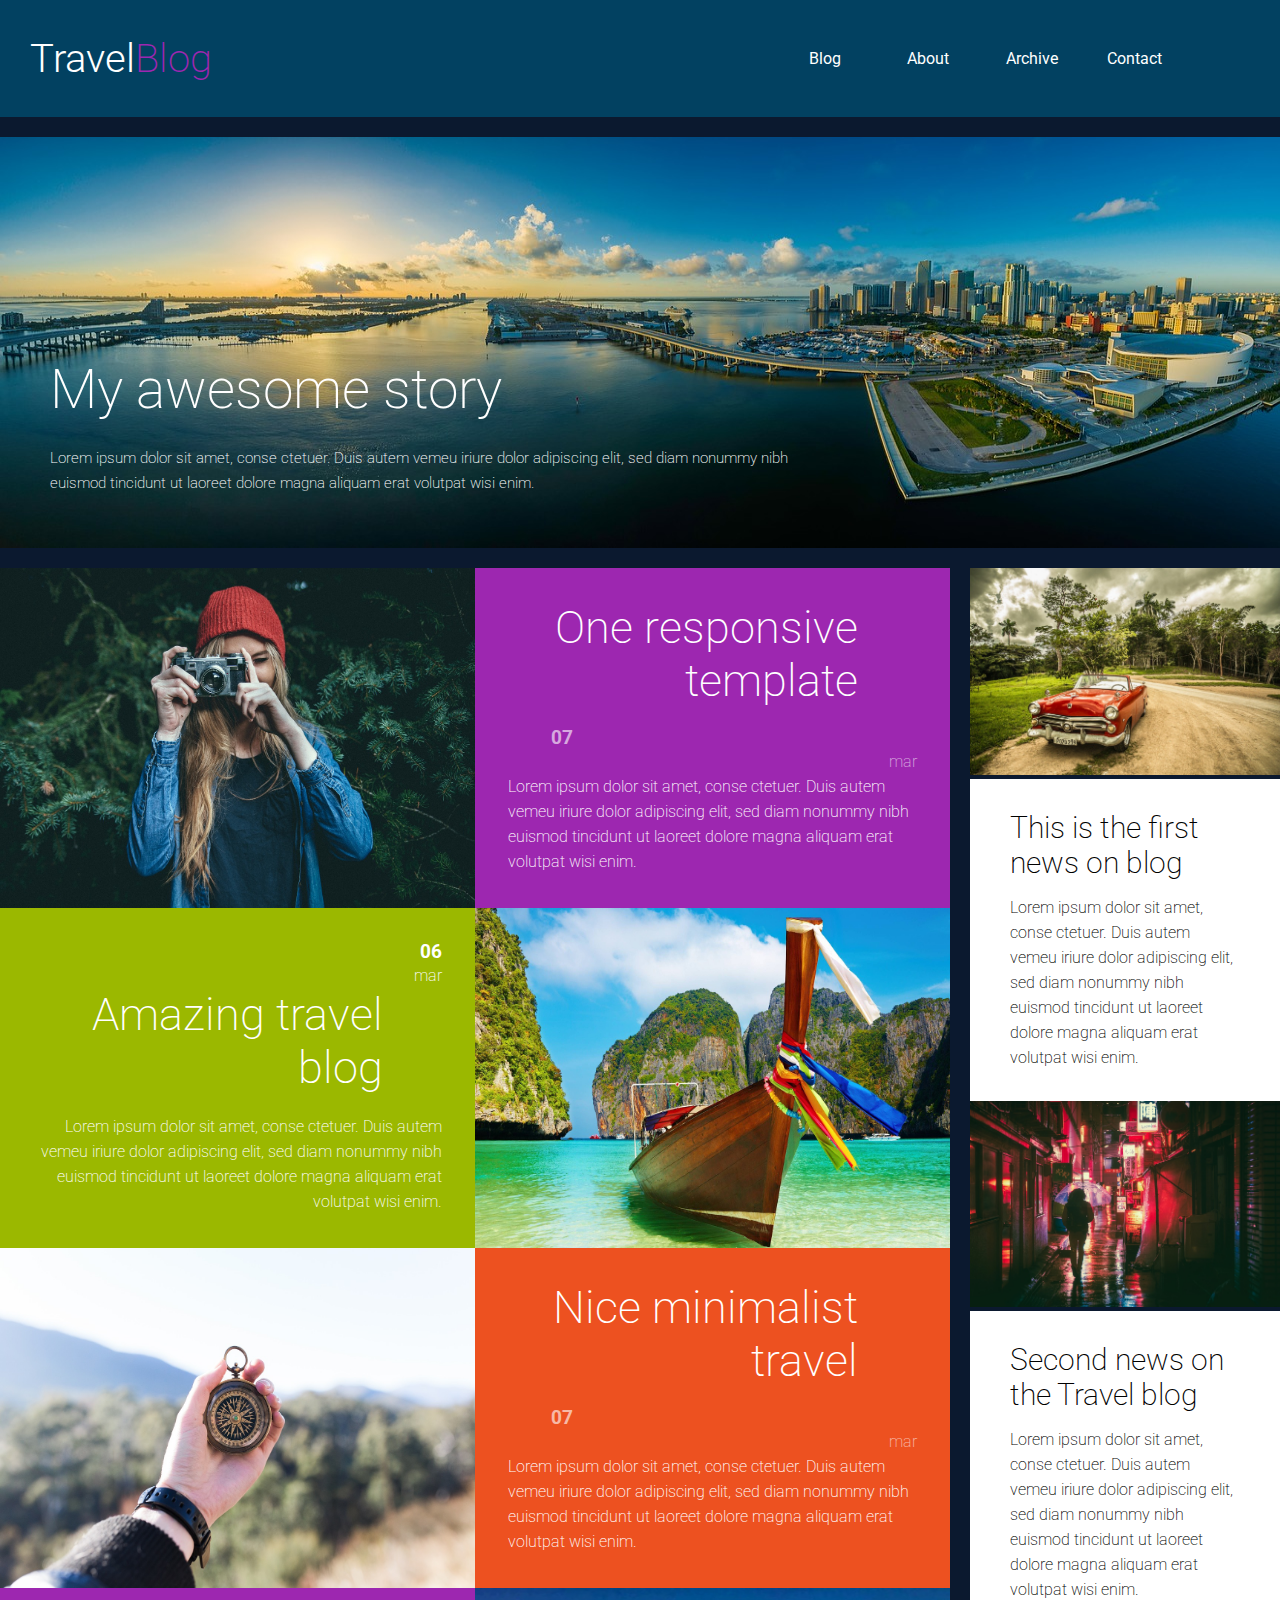
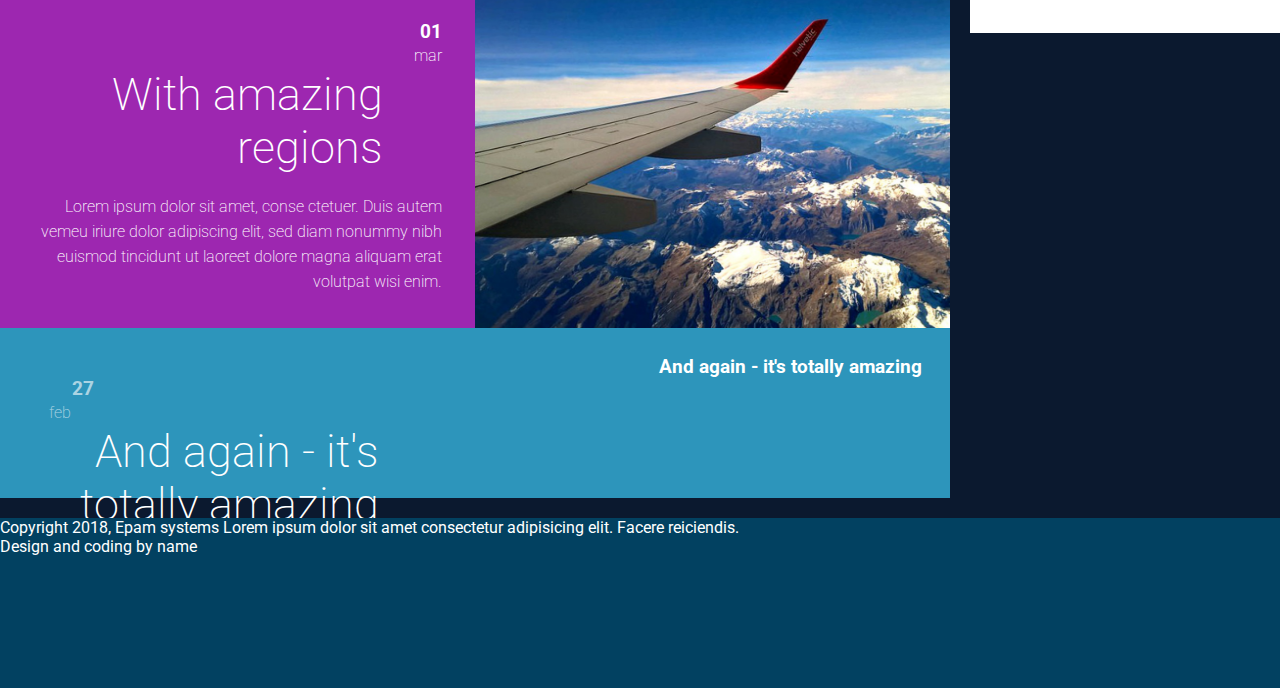
<file: FL12_HW5/homework/index.html>
<!DOCTYPE html>
<html lang="zxx">
<head>
  <meta charset="UTF-8">
  <meta name="viewport" content="width=device-width, initial-scale=1.0">
  <meta http-equiv="X-UA-Compatible" content="ie=edge">
  <link rel="stylesheet" href="css/styles.css">
  <link href='https://fonts.googleapis.com/css?family=Roboto:400,100,300,700&subset=latin,latin-ext' rel='stylesheet' type='text/css'>      
  <title>Responsive</title>
</head>
<body>
  <div class="body_container">
    <header class="top_header">
      <div class="head_logo">
        <p>Travel<span>Blog</span></p>
      </div>
      <menu class="head_menu">
        <li><a href="#">Blog</a></li>
        <li><a href="#">About</a></li>
        <li><a href="#">Archive</a></li>
        <li><a href="#">Contact</a></li>
      </menu>
    </header>
    <header class="bottom_header">
      <h1>My awesome story</h1>
      <p>Lorem ipsum dolor sit amet, conse ctetuer. Duis autem vemeu iriure dolor adipiscing elit, sed diam nonummy nibh
        euismod tincidunt ut laoreet dolore magna aliquam erat volutpat wisi enim.</p>
    </header>
    <article>
      <div class="img_container">
        <img src="img/news1.jpg" alt="">
      </div>
      <div class="text_container">
        <h2>This is the first news on blog</h2>
        <p>Lorem ipsum dolor sit amet, conse ctetuer. Duis autem vemeu iriure dolor adipiscing elit, sed diam nonummy nibh
           euismod tincidunt ut laoreet dolore magna aliquam erat volutpat wisi enim.</p>
      </div>
      <div class="img_container">
        <img src="img/news2.jpg" alt="">
      </div>
      <div class="text_container">
        <h2>Second news on the Travel blog</h2>
        <p>Lorem ipsum dolor sit amet, conse ctetuer. Duis autem vemeu iriure dolor adipiscing elit, sed diam nonummy nibh
           euismod tincidunt ut laoreet dolore magna aliquam erat volutpat wisi enim.</p>
      </div>
    </article>
    <main class="post_container">
      <div class="post_1">
        <img class="img_size" src="img/post1.jpg" alt="">
      </div>
      <div class="post_2">
        <div class="data_container">
          <h2>One responsive template</h2>
          <div class="data">
            <h3>07</h3>
            <p>mar</p>
          </div>  
        </div>
        <p>Lorem ipsum dolor sit amet, conse ctetuer. Duis autem vemeu iriure dolor adipiscing elit, sed diam nonummy nibh 
          euismod tincidunt ut laoreet dolore magna aliquam erat volutpat wisi enim.</p>
      </div>
      <div class="post_3">
        <div class="data_container">
          <h3>06</h3>
          <p>mar</p>
        </div>
        <h2> Amazing travel blog</h2>
        <p>Lorem ipsum dolor sit amet, conse ctetuer. Duis autem vemeu iriure dolor adipiscing elit, sed diam nonummy nibh 
          euismod tincidunt ut laoreet dolore magna aliquam erat volutpat wisi enim.</p>
      </div>
      <div class="post_4">
        <img class="img_size" src="img/post2.jpg" alt="">
      </div>
      <div class="post_5">
        <img class="img_size" src="img/post3.jpg" alt="">
      </div>
      <div class="post_6">
        <div class="data_container">
          <h2>Nice minimalist travel</h2>
          <div class="data">
            <h3>07</h3>
            <p>mar</p>
          </div>  
        </div>
        <p>Lorem ipsum dolor sit amet, conse ctetuer. Duis autem vemeu iriure dolor adipiscing elit, sed diam nonummy nibh 
          euismod tincidunt ut laoreet dolore magna aliquam erat volutpat wisi enim.</p>
      </div>
      <div class="post_7">
        <div class="data_container">
          <h3>01</h3>
          <p>mar</p>
        </div>
        <h2>With amazing regions</h2>
        <p>Lorem ipsum dolor sit amet, conse ctetuer. Duis autem vemeu iriure dolor adipiscing elit, sed diam nonummy nibh 
          euismod tincidunt ut laoreet dolore magna aliquam erat volutpat wisi enim.</p>
      </div>
      <div class="post_8">
        <img class="img_size" src="img/post4.jpg" alt="">
      </div>
      <div class="post_9" >
        <div class="data_container">
          <h3>And again - it's totally amazing</h3>
          <div class="data">
            <h3>27</h3>
            <p>feb</p>
          </div>  
        </div>
        <h2>And again - it's totally amazing</h2>
        <p>Lorem ipsum dolor sit amet, conse ctetuer. Duis autem vemeu iriure dolor adipiscing elit, sed diam nonummy nibh 
          euismod tincidunt ut laoreet dolore magna aliquam erat volutpat wisi enim.</p>
      </div>
    </main>
    <footer>
      <p>Copyright 2018, Epam systems
        Lorem ipsum dolor sit amet consectetur adipisicing elit. Facere reiciendis.
      </p>  
      <p>Design and coding
        by name
      </p>  
    </footer>
  </div>  
</body>
</html>
</file>
<file: FL12_HW11/homework/material-icons/material-icons.css>
@font-face {
  font-family: 'Material Icons';
  font-style: normal;
  font-weight: 400;
  src: url(MaterialIcons-Regular.eot); /* For IE6-8 */
  src: local('Material Icons'),
       local('MaterialIcons-Regular'),
       url(MaterialIcons-Regular.woff2) format('woff2'),
       url(MaterialIcons-Regular.woff) format('woff'),
       url(MaterialIcons-Regular.ttf) format('truetype');
}

.material-icons {
  font-family: 'Material Icons';
  font-weight: normal;
  font-style: normal;
  font-size: 24px;  /* Preferred icon size */
  display: inline-block;
  line-height: 1;
  text-transform: none;
  letter-spacing: normal;
  word-wrap: normal;
  white-space: nowrap;
  direction: ltr;

  /* Support for all WebKit browsers. */
  -webkit-font-smoothing: antialiased;
  /* Support for Safari and Chrome. */
  text-rendering: optimizeLegibility;

  /* Support for Firefox. */
  -moz-osx-font-smoothing: grayscale;

  /* Support for IE. */
  font-feature-settings: 'liga';
}
</file>
<file: FL12_HW11/homework/styles.css>
body{
    font-size: 20px;
}
p{
    margin: 0px;
}
div{
    display: none;
}
#root{
    display: block;
}
#root > div {
    display: block;
}
.material-icons{
    color: orange;
}
.file-icon{
    color: gray;
}
.margLeft{
    margin-left: 20px;
}
</file>
<file: FL12_HW12/homework/assets/styles.css>

</file>
<file: FL12_HW2/homework/css/general.css>
/* 

please don't edit this styles

*/

h2.tm-section-title {
    color: lightskyblue;
}

a:focus {
    color: #666;
    outline: 0
}

ul {
    padding: 0;
    margin: 0
}

body {
    background-color: #f5f5f5;
    color: #000;
    font-family: 'Open Sans', Helvetica, Arial, sans-serif;
    font-size: 16px;
    font-weight: 300;
    padding-top: 30px;
    overflow-x: hidden
}

section:before {
    position: absolute;
    z-index: 1
}

.box,
.tm-content-box,
.tm-main-nav {
    background-color: #fff
}

.tm-sidebar {
    z-index: 10;
    position: fixed;
    left: 0;
    right: 0;
    top: 0;
    width: 100%;
}

.tm-sidebar ul{
    margin: 0px;
    display: flex;
}

.tm-main-nav {
    font-size: 1.5em;
    text-align: center
}

.tm-nav-item {
    list-style: none;
    width: 100%;
}

.tm-nav-item-link {
    border: 1px solid transparent;
    color: #666;
    display: block;
    padding: 10px;
    width: 100%;
    -webkit-transition: all .3s ease;
    transition: all .3s ease
}

.carousel-indicators li,
.tm-banner-inner {
    border: 1px solid lightgrey
}


.tm-nav-item-link.active,
.tm-nav-item-link:hover {
    color: #666;
    text-decoration: none;
}

.tm-nav-item-link:focus {
    text-decoration: none
}

.tm-banner-text,
.tm-banner-title,
.tm-section-title {
    color: #666;
    font-weight: 300;
    margin: 0
}

.tm-section-title {
    margin-bottom: 20px
}

.tm-section-title-box {
    margin-bottom: 0
}

.tm-banner-title {
    font-size: 3.3em;
    letter-spacing: 2px;
    text-transform: uppercase
}

.tm-main-content {
    padding-top: 70px;
}

.tm-content-box {
    overflow: hidden;
    margin-bottom: 30px
}

.padding-medium {
    padding: 40px
}

.tm-banner {
    padding: 30px
}

.tm-banner-inner {
    padding: 30px 0;
    height: 100%;
    text-align: center;
    display: flex;
    -webkit-box-orient: vertical;
    -webkit-box-direction: normal;
    -webkit-flex-direction: column;
    -ms-flex-direction: column;
    flex-direction: column;
    -webkit-box-align: center;
    -webkit-align-items: center;
    -ms-flex-align: center;
    align-items: center;
    -webkit-box-pack: center;
    -webkit-justify-content: center;
    -ms-flex-pack: center;
    justify-content: center
}

.tm-banner-inner img{
    width: 120px;
}

.tm-banner-text {
    font-size: 1.4em
}

.boxes,
.tm-box-bg-title {
    display: -webkit-box;
    display: -webkit-flex;
    display: -ms-flexbox
}

/*.flex-item {*/
    /*-webkit-box-flex: 0 1 auto;*/
    /*-webkit-flex: 0 1 auto;*/
    /*-ms-flex: 0 1 auto;*/
    /*flex: 0 1 auto*/
/*}*/

.section-description {
    line-height: 1.8;
    margin-bottom: 25px
}

.section-description:last-child {
    margin-bottom: 0
}

.tm-team-description-container {
    max-width: 500px
}

.tm-team-info {
    display: flex
}

.box {
    list-style: none;
    width: 33.3333%;
    height: auto;
}

.box-bg {
    position: relative
}

.box-img {
    width: 100%;
}

.tm-box-bg-title {
    position: absolute;
    top: 0;
    right: 0;
    bottom: 0;
    left: 0;
    display: flex;
    -webkit-box-align: center;
    -webkit-align-items: center;
    -ms-flex-align: center;
    align-items: center;
    -webkit-box-pack: center;
    -webkit-justify-content: center;
    -ms-flex-pack: center;
    justify-content: center
}

.boxes {
    display: flex;
    -webkit-flex-wrap: wrap;
    -ms-flex-wrap: wrap;
    flex-wrap: wrap
}

.gallery-container a {
    cursor: -webkit-zoom-in;
    cursor: zoom-in
}

.carousel {
    position: relative;
    height: auto;
    padding: 50px 50px 80px;
    text-align: center
}

.carousel-indicators {
    bottom: 30px
}

.carousel-content {
    color: #000;
    display: -webkit-box;
    display: -webkit-flex;
    display: -ms-flexbox;
    display: flex;
    -webkit-box-align: center;
    -webkit-align-items: center;
    -ms-flex-align: center;
    align-items: center
}

.carousel-indicators .active {
    background-color: lightgrey
}

.contact-form {
    overflow: hidden
}

.form-control {
    border-radius: 0;
    font-size: 1em
}

.form-control:focus {
    border-color: lightgrey;
    box-shadow: inset 0 1px 1px rgba(0, 0, 0, .075), 0 0 8px rgba(153, 153, 153, .45)
}

.form-group {
    margin-bottom: 20px
}

.form-group-2-col-left {
    padding-left: 0;
    padding-right: 5px
}

.form-group-2-col-right {
    padding-right: 0;
    padding-left: 5px
}

.mandatory-field:after {
    position: absolute;
    top: 0;
    right: 7px
}

.carousel-inner>.carousel-item>a>img, .carousel-inner>.carousel-item>img, .img-contact-us {
    width: 100%;
}

.tm-footer {
    color: #666;
    padding-bottom: 15px
}
</file>
<file: FL12_HW2/homework/css/style.css>

</file>
<file: FL12_HW3/homework/css/style1.css>
* {
  margin: 0px;
}
body {
  background-color: #ffffff;
}
.header {
  height: 600px;
  background-image: url(../img/m-h-day.jpg);
  background-position: center;
  background-repeat: no-repeat;
  border-bottom-right-radius: 500px  200px;
}
.header .landing-logo {
  height: 50px;
  width: 160px;
  color: #2c2f3c;
  display: flex;
  position: absolute;
  top: 20px;
  left: 100px;
}
.header .landing-logo img {
  width: 50px;
  height: 50px;
}
.header .landing-logo p {
  font-weight: bold;
  font-family: 'Hind', sans-serif;
  font-size: 25px;
  margin: 5px 0px 0px 5px;
}
.header .landing-logo p span {
  font-family: 'Hind', sans-serif;
  position: absolute;
  top: 35px;
  left: 65px;
  font-size: 10px;
}
.header .header_heading {
  color: #2c2f3c;
  font-weight: bold;
  font-family: 'Source Sans Pro', sans-serif;
  font-size: 60px;
  width: 500px;
  position: absolute;
  top: 150px;
  left: 100px;
  z-index: 1;
}
.header .header_heading::after {
  content: '';
  width: 250px;
  height: 50px;
  background-color: #14a0c7;
  z-index: -1;
  position: absolute;
  top: 90px;
  left: 0px;
}
.header .header_text {
  font-size: 15px;
  font-family: "Hind", sans-serif;
  color: #2c2f3c;
  width: 600px;
  position: absolute;
  top: 300px;
  left: 100px;
  white-space: pre-line;
  line-height: 20px;
}
.header .header_button {
  width: 120px;
  height: 40px;
  color: seashell;
  background-color: green;
  font-weight: bold;
  font-size: 15px;
  border: 0px;
  border-radius: 5px;
  position: absolute;
  top: 450px;
  left: 100px;
}
.header .login {
  color: seashell;
  font-family: 'Hind', sans-serif;
  font-size: 15px;
  position: absolute;
  top: 465px;
  left: 350px;
}

.section {
  width: 100%;
  margin-left: 250px;
  position: absolute;
}
.section .section_text {
  color: #2c2f3c;
  font-weight: bold;
  font-size: 30px;
  font-family: 'Source Sans Pro', sans-serif;
  position: absolute;
  top: 30px;
  left: 300px;
}
.section .section_text::after {
  content: '';
  width: 140px;
  height: 35px;
  background-color: #14a0c7;
  z-index: -1;
  position: absolute;
  left: 155px;
}
.section .section_card_wrap {
  position: absolute;
  top: 90px;
}
.section .section_card_wrap .section_card {
  margin-bottom: 20px;
  width: 900px;
  background-color: #21232e;
  border-radius: 10px;
  display: flex;
}
.section .section_card_wrap .section_card .section_card_img {
  height: 250px;
  margin: 15px;
  border-radius: 10px;
}
.section .section_card_wrap .section_card .section_card_right_container {
  width: 400px;
  margin: 45px;
}
.section .section_card_wrap .section_card .section_card_right_container .section_card_heading {
  font-size: 25px;
  color: seashell;
  font-family: 'Source Sans Pro', sans-serif;
  text-align: center;
}
.section .section_card_wrap .section_card .section_card_right_container .section_card_text {
  font-size: 15px;
  font-family: "Hind", sans-serif;
  text-align: justify;
  color: #c0c3ce;
  line-height: 20px;
  margin-top: 30px;
  margin-bottom: 30px;
}
.section .section_card_wrap .section_card .section_card_right_container .section_link {
  color: #c0c3ce;
  font-family: 'Hind', sans-serif;
  font-size: 15px;
  text-align: center;
  margin-left: 160px;
}
.section .section_banner {
  width: 1000px;
  height: 100px;
  background: linear-gradient(to right, green, blue);
  display: flex;
  position: absolute;
  z-index: 1;
  border-radius: 10px;
  top: 1100px;
  left: -50px;
}
.section .section_banner .section_banner_text_wrap {
  margin: 20px 150px;
}
.section .section_banner .section_banner_text_wrap .section_banner_heading {
  color: #2c2f3c;
  font-size: 25px;
  font-family: 'Source Sans Pro', sans-serif;
  font-weight: bold;
  position: absolute;
  z-index: 2;
}
.section .section_banner .section_banner_text_wrap .section_banner_heading::after {
  content: '';
  width: 55px;
  height: 35px;
  background-color: #14a0c7;
  z-index: -1;
  position: absolute;
  top: -10px;
  left: 100px;
}
.section .section_banner .section_banner_text_wrap .section_banner_text, .section .section_banner .section_banner_text_wrap .footer .footer-cr, .footer .section .section_banner .section_banner_text_wrap .footer-cr {
  margin-top: 35px;
  font-family: 'Hind', sans-serif;
  color: #c0c3ce;
}
.section .section_banner .section_banner_button {
  width: 120px;
  height: 40px;
  color: seashell;
  background-color: green;
  font-weight: bold;
  font-size: 15px;
  border: 0px;
  border-radius: 5px;
  margin: 30px 80px;
}

.footer {
  width: 100%;
  height: 200px;
  background-color: #21232e;
  color: #c0c3ce;
  position: absolute;
  top: 1750px;
  z-index: 0;
}
.footer .footer_logo {
  color: #2c2f3c;
  display: flex;
  position: absolute;
  top: 80px;
  left: 100px;
  height: 50px;
  width: 160px;
}
.footer .footer_logo img {
  width: 50px;
  height: 50px;
}
.footer .footer_logo p {
  color: #c0c3ce;
  font-weight: bold;
  font-size: 25px;
  font-family: 'Hind', sans-serif;
  margin: 0px 5px 0px 5px;
}
.footer .footer_logo p span {
  font-family: 'Hind', sans-serif;
  position: absolute;
  top: 35px;
  left: 65px;
  font-size: 10px;
}
.footer .footer_text {
  width: 280px;
  font-size: 13px;
  font-family: 'Hind', sans-serif;
  position: absolute;
  top: 80px;
  left: 500px;
}
.footer .footer-cr {
  font-size: 13px;
  position: absolute;
  top: 100px;
  left: 1050px;
}
</file>
<file: FL12_HW3/homework/css/style2.css>
* {
  margin: 0px; }

body {
  background-color: #21232e; }

.header {
  height: 600px;
  background-image: url(../img/m-h-night.jpg);
  background-position: center;
  background-repeat: no-repeat;
  border-bottom-right-radius: 500px  200px; }
  .header .landing-logo {
    height: 50px;
    width: 160px;
    color: #fff;
    display: flex;
    position: absolute;
    top: 20px;
    left: 100px; }
    .header .landing-logo img {
      width: 50px;
      height: 50px; }
    .header .landing-logo p {
      font-weight: bold;
      font-family: 'Hind', sans-serif;
      font-size: 25px;
      margin: 5px 0px 0px 5px; }
      .header .landing-logo p span {
        font-family: 'Hind', sans-serif;
        position: absolute;
        top: 35px;
        left: 65px;
        font-size: 10px; }
  .header .header_heading {
    color: #fff;
    font-weight: bold;
    font-family: 'Source Sans Pro', sans-serif;
    font-size: 60px;
    width: 500px;
    position: absolute;
    top: 150px;
    left: 100px;
    z-index: 1; }
    .header .header_heading::after {
      content: '';
      width: 250px;
      height: 50px;
      background-color: #ff4e33;
      z-index: -1;
      position: absolute;
      top: 90px;
      left: 0px; }
  .header .header_text {
    font-size: 15px;
    font-family: "Fresca", sans-serif;
    color: #fff;
    width: 600px;
    position: absolute;
    top: 300px;
    left: 100px;
    white-space: pre-line;
    line-height: 20px; }
  .header .header_button {
    width: 120px;
    height: 40px;
    color: seashell;
    background-color: #e3ac00;
    font-weight: bold;
    font-size: 15px;
    border: 0px;
    border-radius: 5px;
    position: absolute;
    top: 450px;
    left: 100px; }
  .header .login {
    color: seashell;
    font-family: 'Hind', sans-serif;
    font-size: 15px;
    position: absolute;
    top: 465px;
    left: 350px; }

.section {
  width: 100%;
  margin-left: 250px;
  position: absolute; }
  .section .section_text {
    color: #fff;
    font-weight: bold;
    font-size: 30px;
    font-family: 'Source Sans Pro', sans-serif;
    position: absolute;
    top: 30px;
    left: 300px; }
    .section .section_text::after {
      content: '';
      width: 140px;
      height: 35px;
      background-color: #ff4e33;
      z-index: -1;
      position: absolute;
      left: 155px; }
  .section .section_card_wrap {
    position: absolute;
    top: 90px; }
    .section .section_card_wrap .section_card {
      margin-bottom: 20px;
      width: 900px;
      background-color: #3b3f50;
      border-radius: 10px;
      display: flex; }
      .section .section_card_wrap .section_card .section_card_img {
        height: 250px;
        margin: 15px;
        border-radius: 10px; }
      .section .section_card_wrap .section_card .section_card_right_container {
        width: 400px;
        margin: 45px; }
        .section .section_card_wrap .section_card .section_card_right_container .section_card_heading {
          font-size: 25px;
          color: seashell;
          font-family: 'Source Sans Pro', sans-serif;
          text-align: center; }
        .section .section_card_wrap .section_card .section_card_right_container .section_card_text {
          font-size: 15px;
          font-family: "Fresca", sans-serif;
          text-align: justify;
          color: #c0c3ce;
          line-height: 20px;
          margin-top: 30px;
          margin-bottom: 30px; }
        .section .section_card_wrap .section_card .section_card_right_container .section_link {
          color: #c0c3ce;
          font-family: 'Hind', sans-serif;
          font-size: 15px;
          text-align: center;
          margin-left: 160px; }
  .section .section_banner {
    width: 1000px;
    height: 100px;
    background: linear-gradient(to right, #dfa505, #97344e);
    display: flex;
    position: absolute;
    z-index: 1;
    border-radius: 10px;
    top: 1100px;
    left: -50px; }
    .section .section_banner .section_banner_text_wrap {
      margin: 20px 150px; }
      .section .section_banner .section_banner_text_wrap .section_banner_heading {
        color: #fff;
        font-size: 25px;
        font-family: 'Source Sans Pro', sans-serif;
        font-weight: bold;
        position: absolute;
        z-index: 2; }
        .section .section_banner .section_banner_text_wrap .section_banner_heading::after {
          content: '';
          width: 55px;
          height: 35px;
          background-color: #ff4e33;
          z-index: -1;
          position: absolute;
          top: -10px;
          left: 100px; }
      .section .section_banner .section_banner_text_wrap .section_banner_text, .section .section_banner .section_banner_text_wrap .footer .footer-cr, .footer .section .section_banner .section_banner_text_wrap .footer-cr {
        margin-top: 35px;
        font-family: 'Hind', sans-serif;
        color: #c0c3ce; }
    .section .section_banner .section_banner_button {
      width: 120px;
      height: 40px;
      color: seashell;
      background-color: #e3ac00;
      font-weight: bold;
      font-size: 15px;
      border: 0px;
      border-radius: 5px;
      margin: 30px 80px; }

.footer {
  width: 100%;
  height: 200px;
  background-color: #3b3f50;
  color: #c0c3ce;
  position: absolute;
  top: 1750px;
  z-index: 0; }
  .footer .footer_logo {
    color: #fff;
    display: flex;
    position: absolute;
    top: 80px;
    left: 100px;
    height: 50px;
    width: 160px; }
    .footer .footer_logo img {
      width: 50px;
      height: 50px; }
    .footer .footer_logo p {
      color: #c0c3ce;
      font-weight: bold;
      font-size: 25px;
      font-family: 'Hind', sans-serif;
      margin: 0px 5px 0px 5px; }
      .footer .footer_logo p span {
        font-family: 'Hind', sans-serif;
        position: absolute;
        top: 35px;
        left: 65px;
        font-size: 10px; }
  .footer .footer_text {
    width: 280px;
    font-size: 13px;
    font-family: 'Hind', sans-serif;
    position: absolute;
    top: 80px;
    left: 500px; }
  .footer .footer-cr {
    font-size: 13px;
    position: absolute;
    top: 100px;
    left: 1050px; }

/*# sourceMappingURL=style2.css.map */
</file>
<file: FL12_HW4/homework/css/style.css>
* {
  margin: 0px;
}

.top_fixed_bar {
  width: 100%;
  height: 100px;
  background-color: #FFFFFF;
  position: fixed;
  z-index: 2;
}
.top_fixed_bar .logo {
  width: 250px;
  position: absolute;
  top: 33%;
  left: 100px;
}
.top_fixed_bar .logo p {
  font-size: 30px;
  font-weight: bold;
  color: #777;
  text-transform: uppercase;
}
.top_fixed_bar .head_nav {
  width: 350px;
  display: flex;
  justify-content: space-between;
  position: absolute;
  top: 35%;
  right: 100px;
}
.top_fixed_bar .head_nav .menu {
  color: #777;
  font-size: 20px;
  text-decoration: none;
}
.top_fixed_bar .head_nav .menu:hover {
  color: #bfba55;
}

.head_baner {
  width: 100%;
  height: 90vh;
  background-color: rgba(0, 0, 0, 0.7);
  background-blend-mode: multiply;
  background-image: url(../img/home-bg.jpg);
  background-repeat: no-repeat, repeat;
  background-position: top;
  position: absolute;
  top: 100px;
  z-index: 1;
  text-align: center;
}
.head_baner h1 {
  color: #FFFFFF;
  font-size: 50px;
  position: relative;
  top: 40vh;
}
.head_baner p {
  color: #bfba55;
  font-size: 15px;
  position: relative;
  top: 45vh;
}
.head_baner button {
  width: 150px;
  height: 40px;
  background-color: #FFFFFF;
  color: #777;
  border-radius: 20px;
  border-width: 0px;
  font-size: 12px;
  font-weight: bold;
  text-transform: uppercase;
  position: relative;
  top: 52vh;
}

main {
  width: 900px;
  position: absolute;
  top: 100vh;
  left: 18%;
}
main .article_box {
  margin-top: 100px;
}
main .article_box .content_img {
  width: 900px;
}
main .article_box h2 {
  margin-top: 40px;
  margin-bottom: 20px;
  font-size: 30px;
}
main .article_box .author_container {
  display: flex;
}
main .article_box .author_container img {
  width: 50px;
  border-radius: 100%;
}
main .article_box .author_container p {
  margin-top: 15px;
  margin-left: 5px;
  margin-right: 15px;
}
main .article_box p {
  margin-top: 30px;
  color: #777;
  font-size: 17px;
}
main .article_box button {
  width: 150px;
  height: 40px;
  background-color: #FFFFFF;
  color: #777;
  border-radius: 20px;
  border: 1px solid #777;
  font-size: 12px;
  font-weight: bold;
  margin-top: 40px;
  margin-bottom: 60px;
}

footer {
  width: 100%;
  height: 300px;
  color: #777;
  display: flex;
  background-color: #000000;
  position: absolute;
  top: 6100px;
}
footer .f_cont {
  margin-left: 17%;
  margin-top: 90px;
}
footer .f_cont h1 {
  color: #FFFFFF;
  font-size: 30px;
}
footer .f_cont p {
  margin-top: 10px;
}
</file>
<file: FL12_HW5/homework/css/styles.css>
*{
  margin: 0px;
}

body{
  font-family: roboto;
  display: flex;
  background-color: #0b192f;
  justify-content: center;
}

.body_container .top_header {
  grid-area: menu;
  background-color: #024161;
}
.body_container .bottom_header {
  grid-area: head;
  background-color: #024161;
}
.body_container > article {
  grid-area: article;
}
.body_container > main {
  grid-area: main;
  background-color: #ffff64;
}
.body_container > footer {
  grid-area: foot;
  background-color: #024161;
}

.body_container{
  width: 1400px;
  color: #fff;
  display: grid;
  height: auto;
  grid-template-areas: "menu menu menu"
                       "head head head"
                       "main  main article"
                       "main  main article"
                       "main  main ."
                       "foot  foot foot";
  grid-template-rows: 0.2fr 0.7fr repeat(2, 1.02fr) 0.5fr 0.29fr;
  grid-template-columns: 1.5fr 1.5fr 1fr;
  grid-gap: 20px;
}
/*100px 400px repeat(2, 1.02fr) 0.5fr 90px;*/
.top_header{
  display: flex;
  justify-content: space-between;
  align-items: center;
}
.top_header .head_logo{
  margin-left: 30px;
  font-weight: 300;
  font-size: 40px;
}
.top_header .head_logo span{
  color: #9d27b0;
  font-weight: 200;
}
.top_header .head_menu{
  width: 400px;
  height: 100%;
  margin-right: 100px;
  display: flex;
  justify-content: space-between;
}
.top_header .head_menu li{
  width: 90px;
  height: 100%;
  list-style: none;
  align-items: center;
  display: flex;
  justify-content: center;
}
.top_header .head_menu li:hover{
  background-color: #1f52a4;
}
.top_header .head_menu a{
  color: #fff;
  text-decoration: none;
}
.bottom_header{
  background-image: url(../img/post0.jpg);
  background-position: center;
  background-repeat: no-repeat;
  background-size: 100% 100%;
  padding-left: 50px;
}
.bottom_header h1{
  font-size: 55px;
  font-weight: 200;
  margin-top: 220px;
  margin-bottom: 25px;
}
.bottom_header p{
  width: 65%;
  max-width: 770px;
  font-weight: 200;
  font-size: 15px;
  line-height: 25px;
}
article{
  color: black;
}
.img_container img{
  width: 100%;
}
.text_container{
  background-color: #fff;
  padding: 10% 13%;
  font-weight: 200;
}
.text_container h2{
  font-size: 30px;
  font-weight: 200;
  margin-bottom: 15px;
}
.text_container p{
  line-height: 25px;
}

.post_container .post_1 {
  grid-area: post1;
}
.post_container .post_2 {
  grid-area: post2;
  font-weight: 200;
  padding: 7%;
  background: #9d27b0;
}
.post_container .post_3 {
  grid-area: post3;
  font-weight: 200;
  padding: 7%;
  background: #9bb800;
}
.post_container .post_4 {
  grid-area: post4;
}
.post_container .post_5 {
  grid-area: post5;
}
.post_container .post_6 {
  grid-area: post6;
  font-weight: 200;
  padding: 7%;
  background: #ed5120;
}
.post_container .post_7 {
  grid-area: post7;
  font-weight: 200;
  padding: 7%;
  background: #9d27b0;
}
.post_container .post_8 {
  grid-area: post8;
}
.post_container .img_size{
  width: 100%;
  height: 100%;
}
.post_container .post_9 {
  grid-area: post9;
  font-weight: 200;
  padding: 3%;
  background: #2d95bb;
}

.post_container{
  display: grid;
  grid-template-areas: "post1 post2"
                       "post3 post4"
                       "post5 post6"
                       "post7 post8"
                       "post9 post9";
  grid-template-rows: repeat(4, 340px) 170px;
  grid-template-columns: 1fr 1fr;
}

.post_container div h2{
  width: 350px;
  font-weight: 200;
  font-size: 45px;
  margin-bottom: 20px;
  margin-right: 0px;
}
.post_container div p{
  line-height: 25px;
}

.post_container div:nth-child(odd){
  text-align: right;
}
.post_9 h1, .post_9 p{
  text-align: left;
}
.post_container section .data_container {
  display: flex;
  
}
.post_container div .data_container .data{
  margin-left: 20px;
  opacity: 0.6;
}
.post_container div .data_container .data h3{
  width: 45px;
}



@media all and (max-width: 768px) {
  .body_container {
    width: 100%;
    grid-template-areas:"menu menu "
                        "head head "
                        "main article"
                        "main article"
                        "main ."
                        "main ."
                        "foot  foot ";
    grid-template-rows: 0.5fr 0.7fr repeat(3, 1fr) 0.8fr 50px;
    grid-template-columns: 1.4fr 0.6fr;
    grid-gap: 10px;
  }
  .post_container{
    display: grid;
    grid-template-areas: "post1"
                         "post2"
                         "post4"
                         "post3" 
                         "post5"
                         "post6"
                         "post8"
                         "post7"
                         "post9";
    grid-template-rows: repeat(8, 300px) 400px;
    grid-template-columns: 1fr;
  }
  .body_container .head_menu{
    display:none;
  }
  .top_header{
    justify-content: center;
  }
  .bottom_header p{
    width: 90%;
  }
}
@media all and (max-width: 480px) {
  .body_container {
    width: 100%;
    grid-template-areas:"menu"
                        "head"
                        "main"
                        "main"
                        "article"
                        "foot";
    grid-template-rows: repeat(5, 1fr) 50px;
    grid-template-columns: 1fr ;
    grid-gap: 10px;
  }
}
</file>
